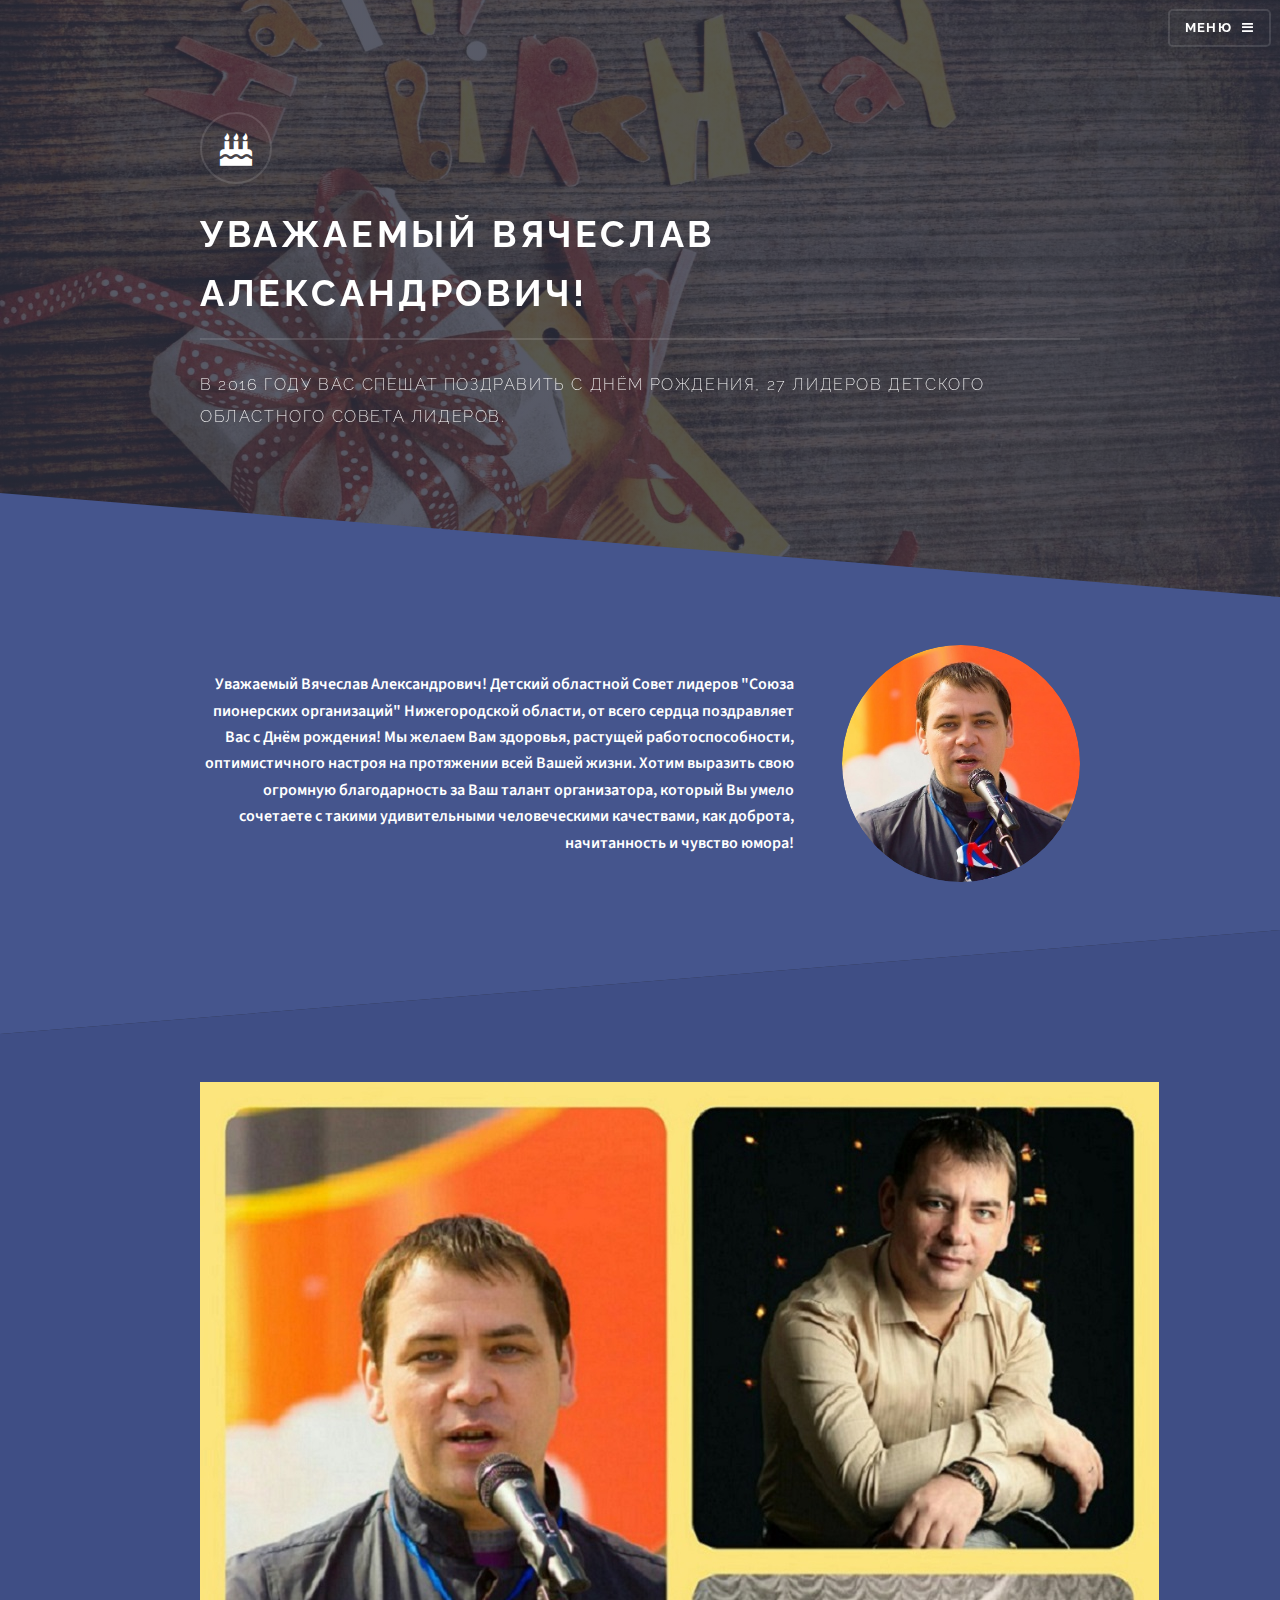
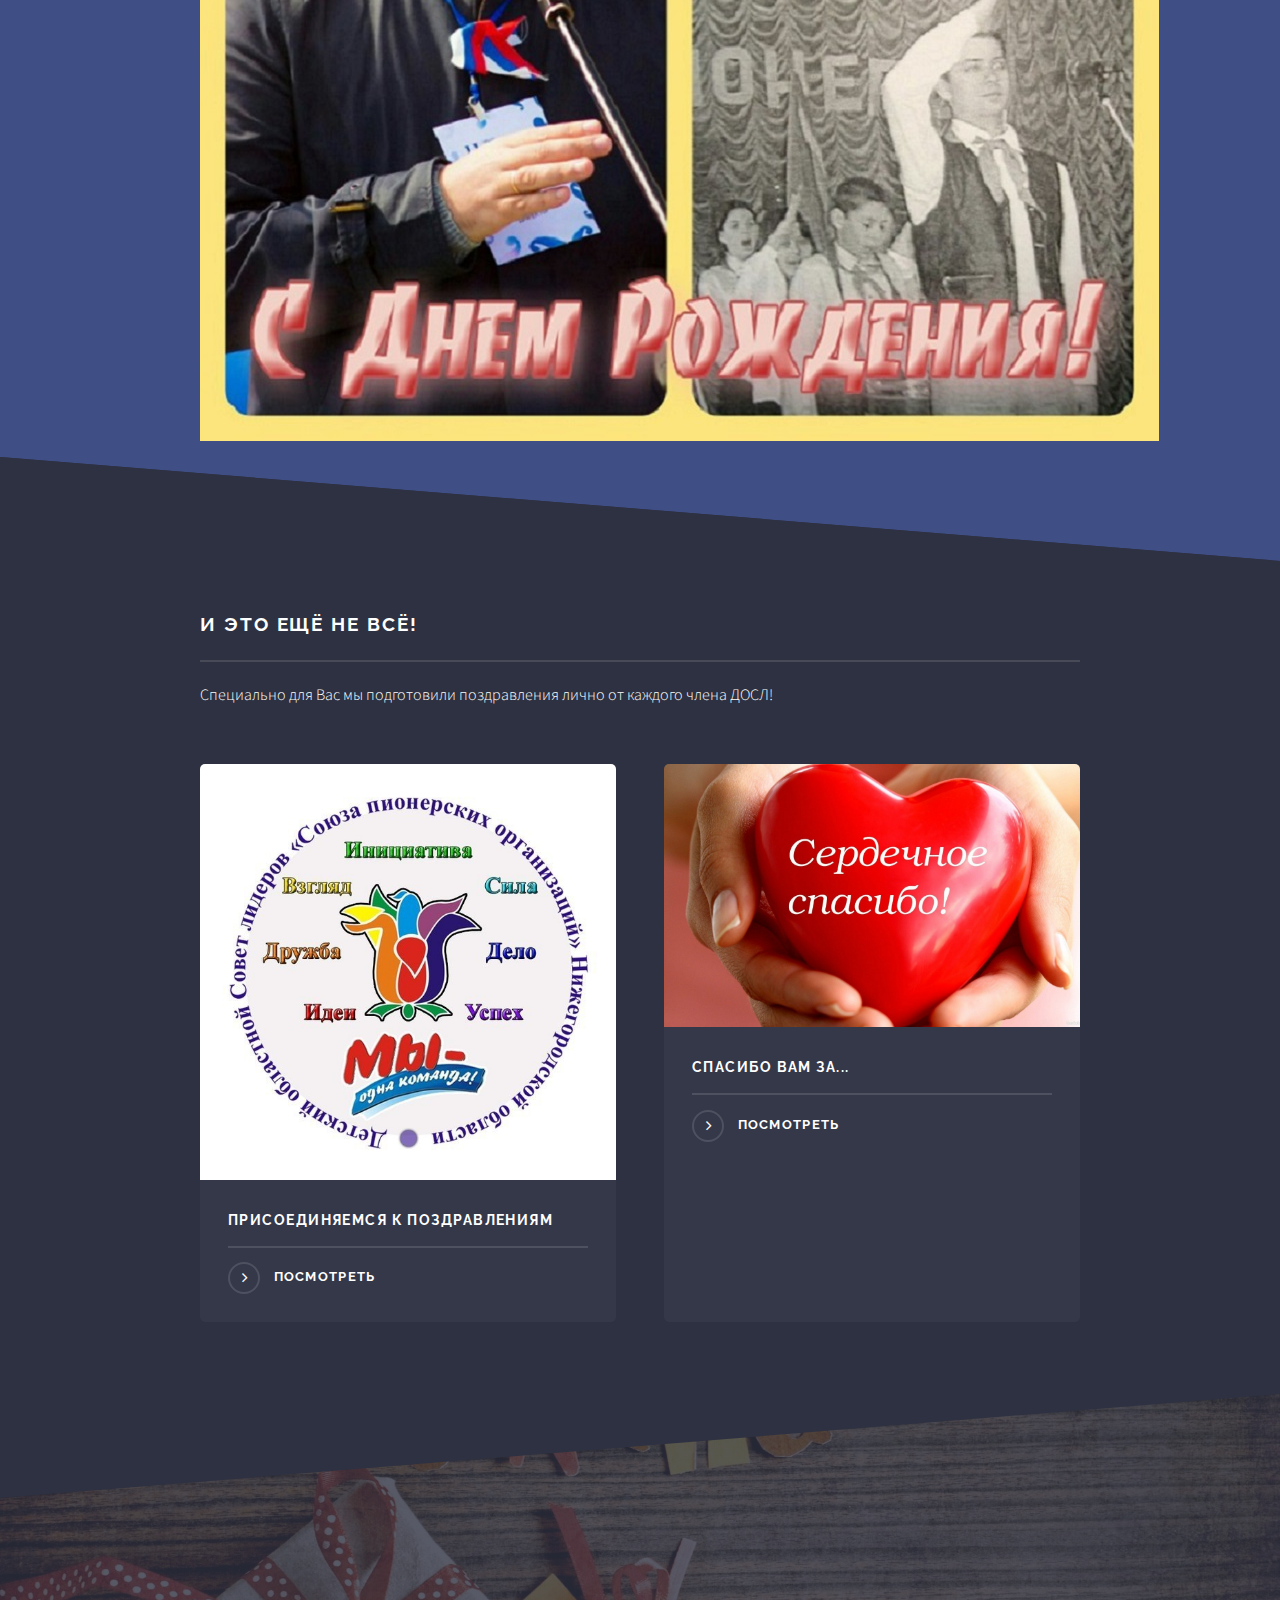
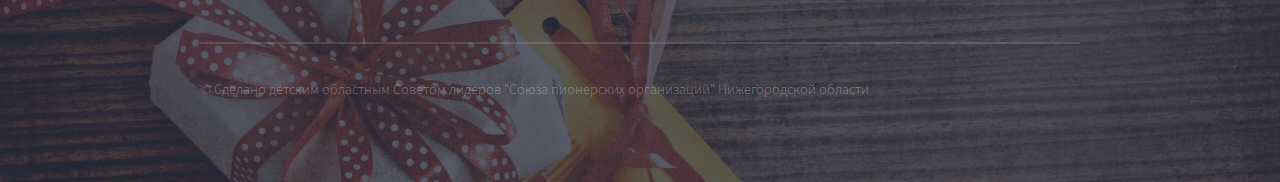
<file: index.html>
<!DOCTYPE HTML>

<html>
	<head>
		<title>С Днём рождения, Вячеслав Александрович!</title>
		<meta charset="utf-8" />
		<meta name="viewport" content="width=device-width, initial-scale=1" />
		<!--[if lte IE 8]><script src="assets/js/ie/html5shiv.js"></script><![endif]-->
		<link rel="stylesheet" href="assets/css/main.css" />
        <link rel="icon" href="icon.ico" type="image/x-icon" />
<link rel="shortcut icon" href="icon.ico" type="image/x-icon" />
		<!--[if lte IE 9]><link rel="stylesheet" href="assets/css/ie9.css" /><![endif]-->
		<!--[if lte IE 8]><link rel="stylesheet" href="assets/css/ie8.css" /><![endif]-->
        <style>
   .fig {
    text-align: center; /* Выравнивание по центру */ 
   }
  </style>
	</head>
	<body>

		<!-- Page Wrapper -->
			<div id="page-wrapper">

				<!-- Header -->
					<header id="header" class="alt">
						<h1><a href="index.html">Подарок от ДОСЛ</a></h1>
						<nav>
							<a href="#menu">Меню</a>
						</nav>
					</header>

				<!-- Menu -->
					<nav id="menu">
						<div class="inner">
							<h2>Меню</h2>
							<ul class="links">
								<li><a href="index.html">Главная</a></li>
								<li><a href="pozdrav.html">Поздравления</a></li>
								<li><a href="spasibo.html">Спасибо Вам за...</a></li>
								
							</ul>
							<a href="#" class="close">Закрыть</a>
						</div>
					</nav>

				<!-- Banner -->
					<section id="banner">
						<div class="inner">
							<div class="logo"><span class="icon  fa-birthday-cake"></span></div>
							<h2>Уважаемый Вячеслав Александрович!</h2>
							<p> В 2016 году вас спешат поздравить с Днём Рождения, 27 лидеров детского областного Совета лидеров.</p>
						</div>
					</section>

				<!-- Wrapper -->
					<section id="wrapper">

					
						<!-- Two -->
							<section id="two" class="wrapper alt spotlight style2">
								<div class="inner">
									<a href="#" class="image"><img src="images/pic2.jpg" alt="" /></a>
									<div class="content">
										
                                        <p><strong>Уважаемый Вячеслав Александрович! Детский областной Совет лидеров "Союза пионерских организаций" Нижегородской области, от всего сердца поздравляет Вас с Днём рождения! Мы желаем Вам здоровья, растущей работоспособности, оптимистичного настроя на протяжении всей Вашей жизни. Хотим выразить свою огромную благодарность за Ваш талант организатора, который Вы умело сочетаете с такими удивительными человеческими качествами, как доброта, начитанность и чувство юмора!</strong></p>
				
									</div>						
								</div>
							</section>

						<!-- Three -->
							<section id="three" class="wrapper spotlight style3">
								<div class="inner">
                                    
									
									<div class="fig">
										<a><img  src= "images/eO0jFcogRXg.jpg" class="center-image"></a>
									</div>
								</div>
							</section>

						<!-- Four -->
							<section id="four" class="wrapper alt style1">
								<div class="inner">
									<h2 class="major">И это ещё не всё!</h2>
									<p>Специально для Вас мы подготовили поздравления лично от каждого члена ДОСЛ!</p>
									<section class="features">
										<article>
											<a href="pozdrav.html" class="image"><img src="images/%D0%B4%D0%BE%D1%81%D0%BB.jpg" alt="" /></a>
											<h3 class="major">Присоединяемся к поздравлениям</h3>
											
											<a href="pozdrav.html" class="special">Посмотреть</a>
										</article>
										<article>
											<a href="spasibo.html" class="image"><img src="images/%D1%81%D0%BF%D1%81.jpg" alt="" /></a>
											<h3 class="major">Спасибо вам за...</h3>
											
											<a href="spasibo.html" class="special">Посмотреть</a>
										</article>
										
									</section>
									
								</div>
							</section>

					</section>

				<!-- Footer -->
					<section id="footer">
						<div class="inner">
							
							<ul class="copyright">
								<li>&copy; Сделано детским областным Советом лидеров "Союза пионерских организаций" Нижегородской области</li>
							</ul>
						</div>
					</section>

			</div>

		<!-- Scripts -->
			<script src="assets/js/skel.min.js"></script>
			<script src="assets/js/jquery.min.js"></script>
			<script src="assets/js/jquery.scrollex.min.js"></script>
			<script src="assets/js/util.js"></script>
			<!--[if lte IE 8]><script src="assets/js/ie/respond.min.js"></script><![endif]-->
			<script src="assets/js/main.js"></script>

	</body>
</html>
</file>
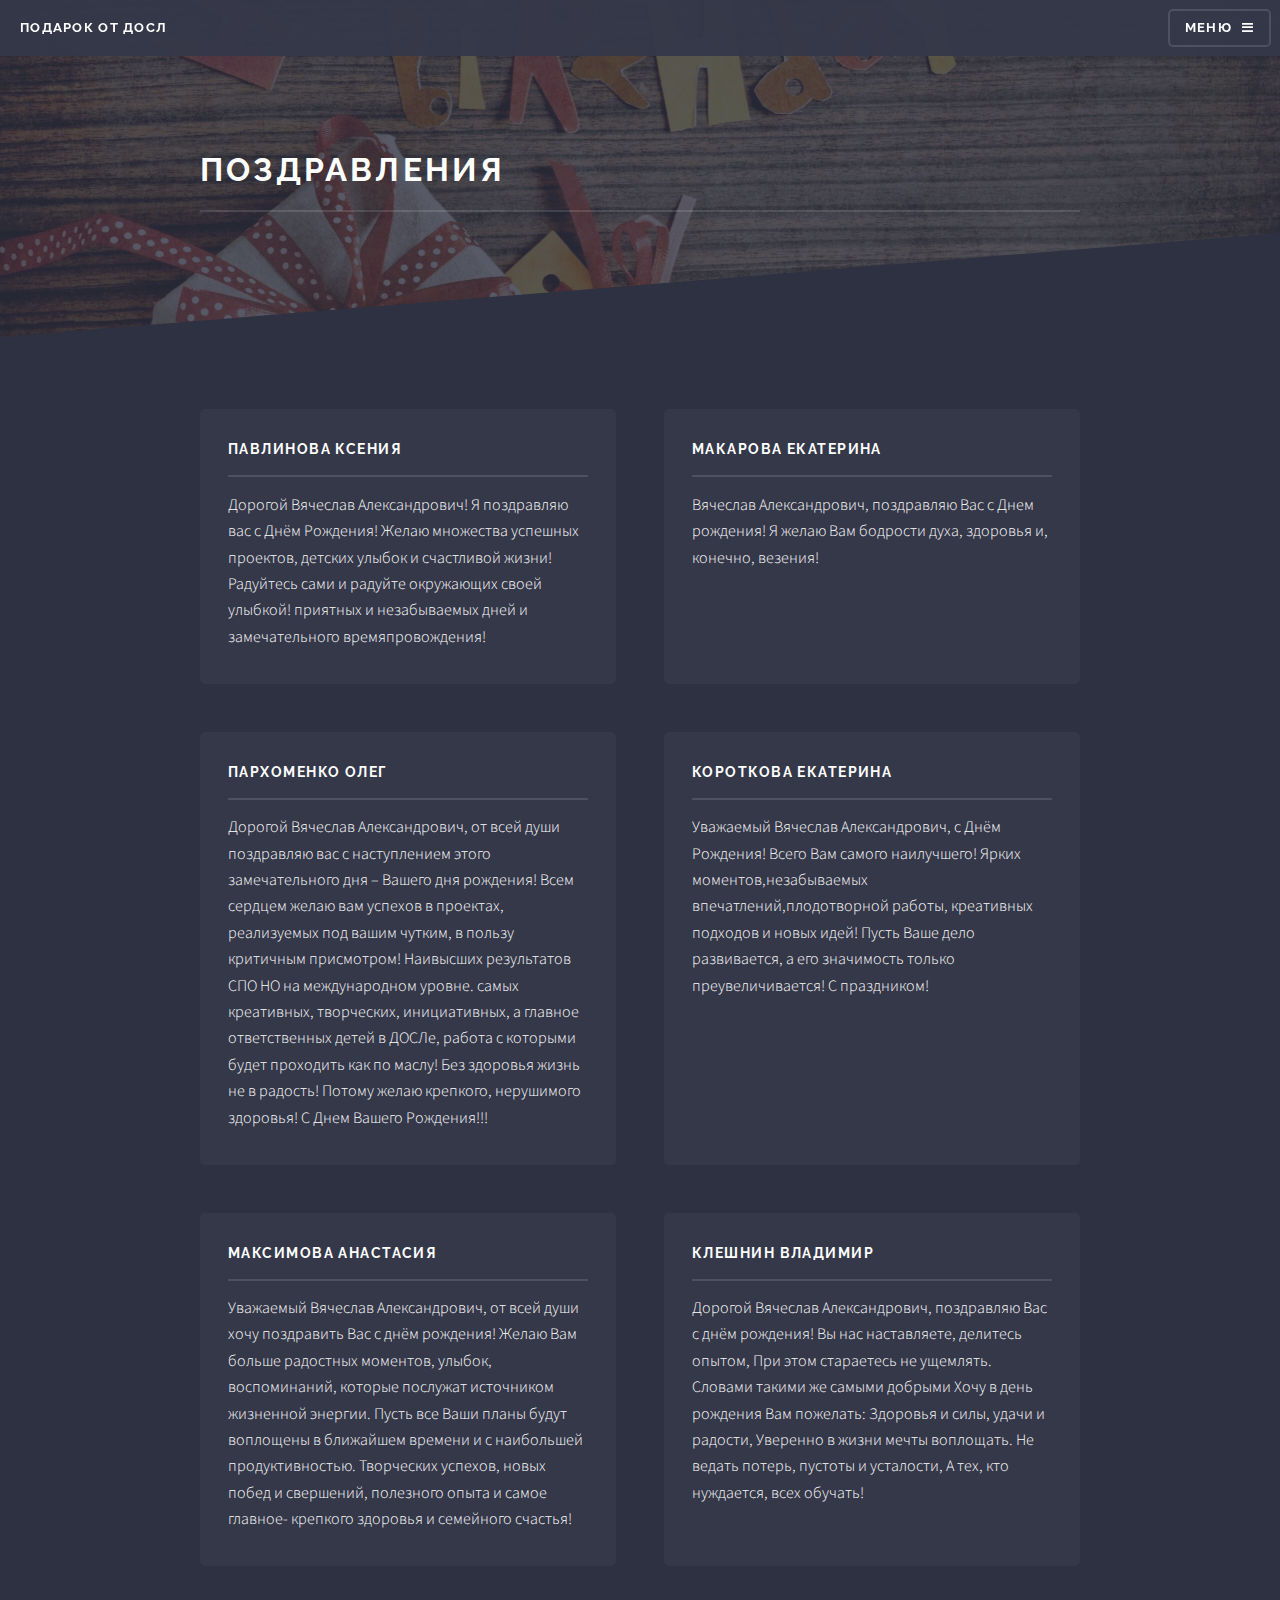
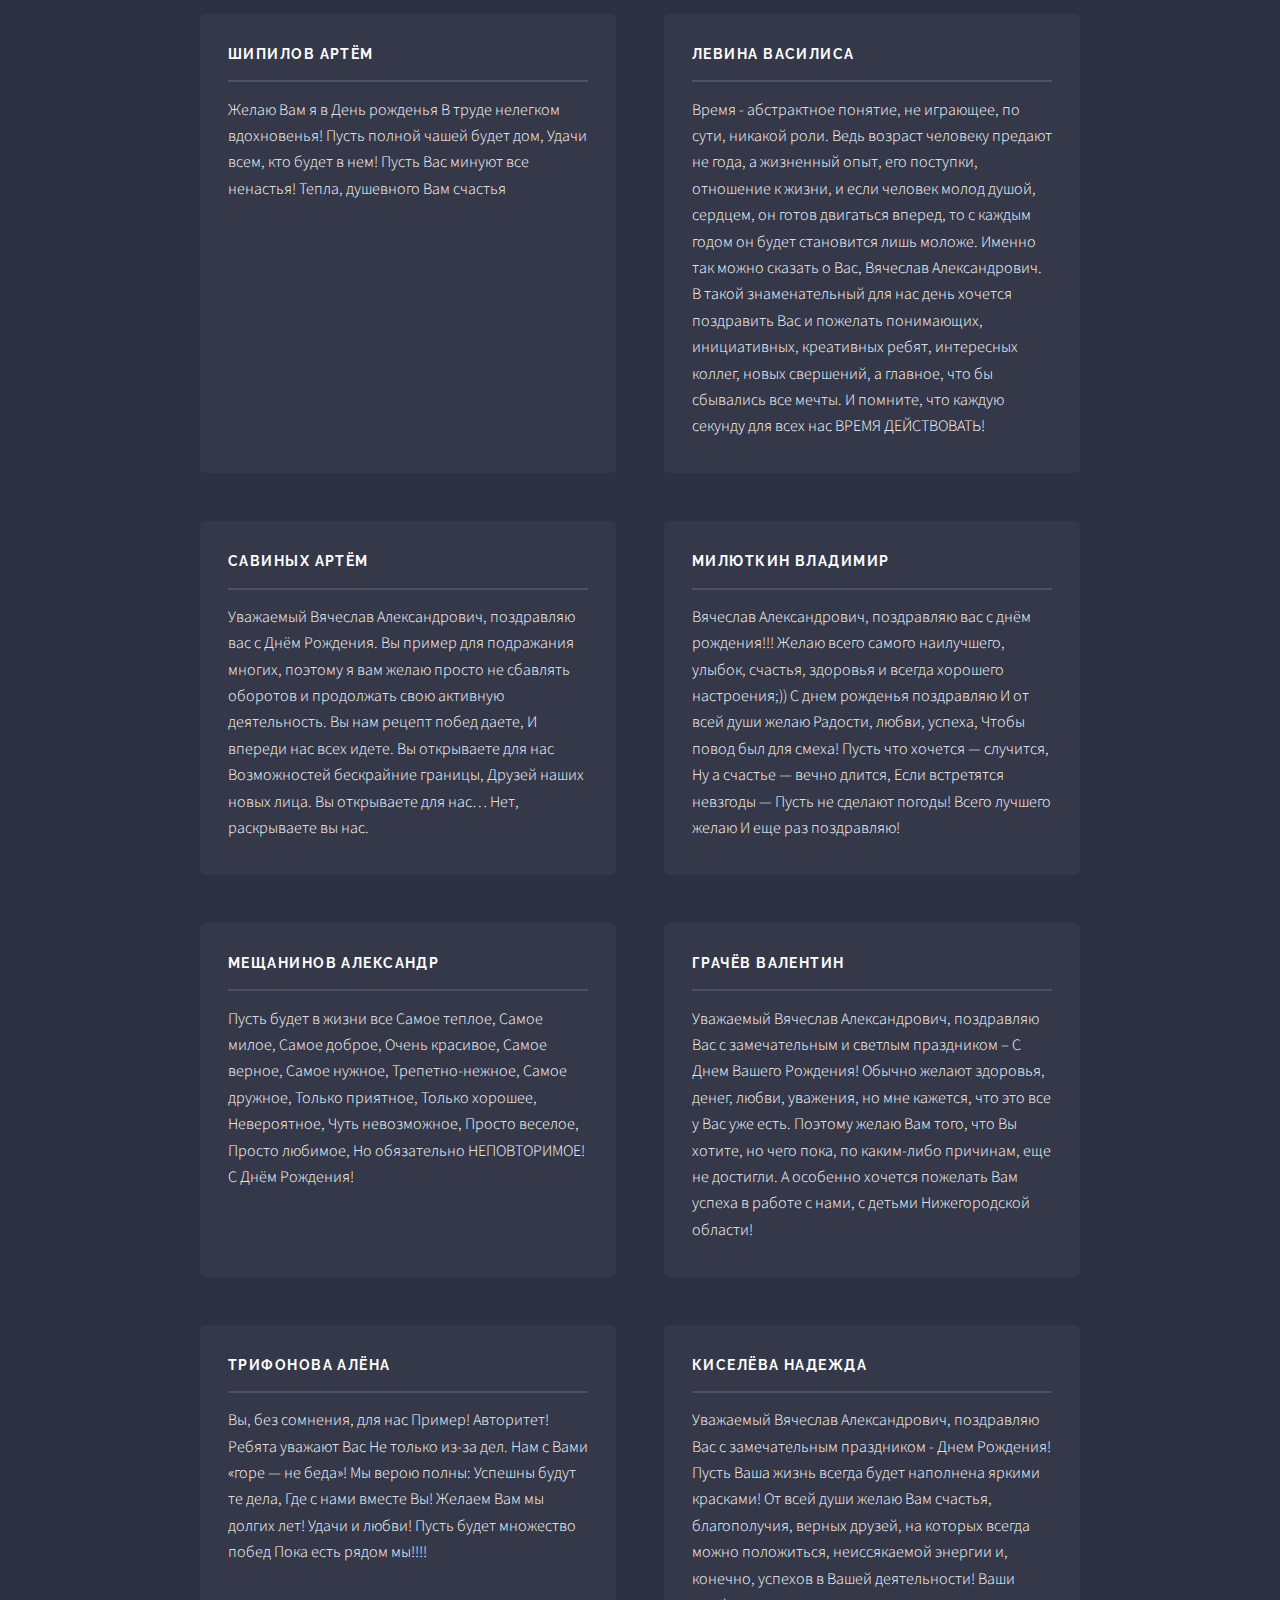
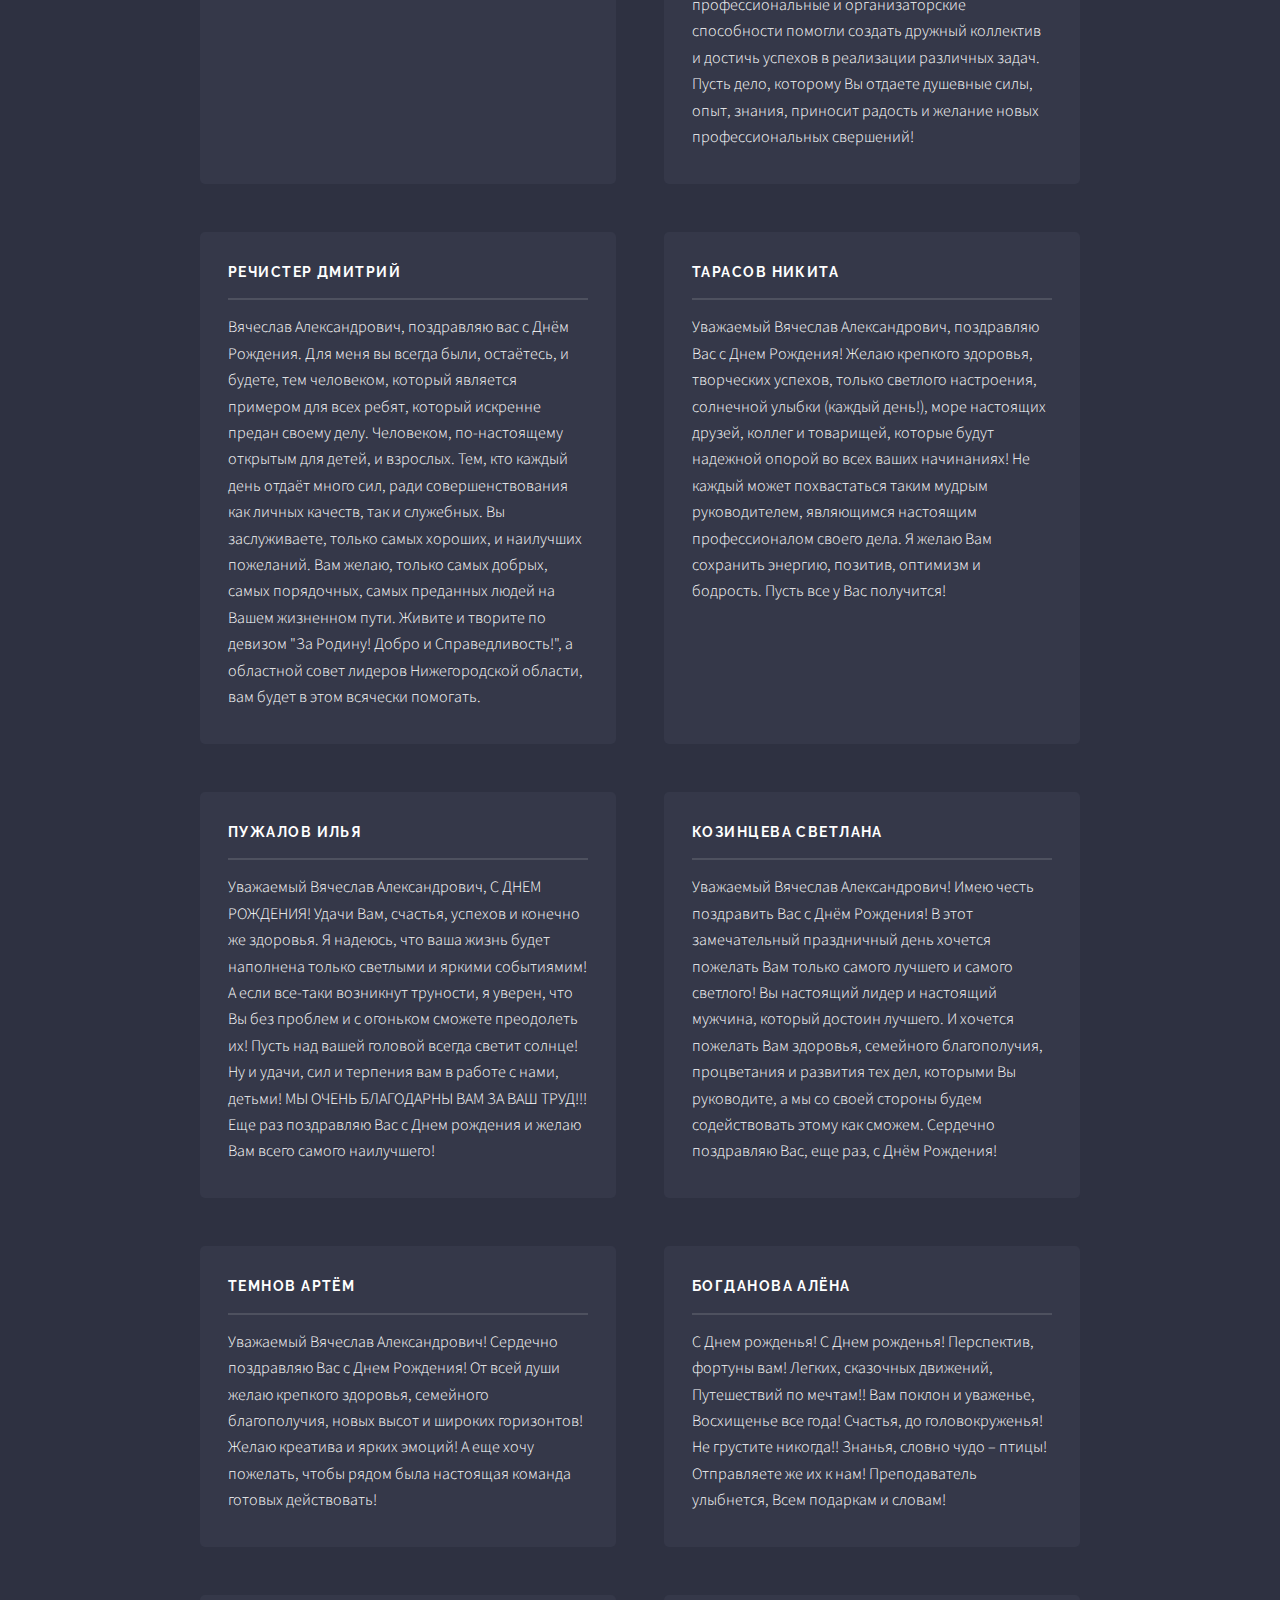
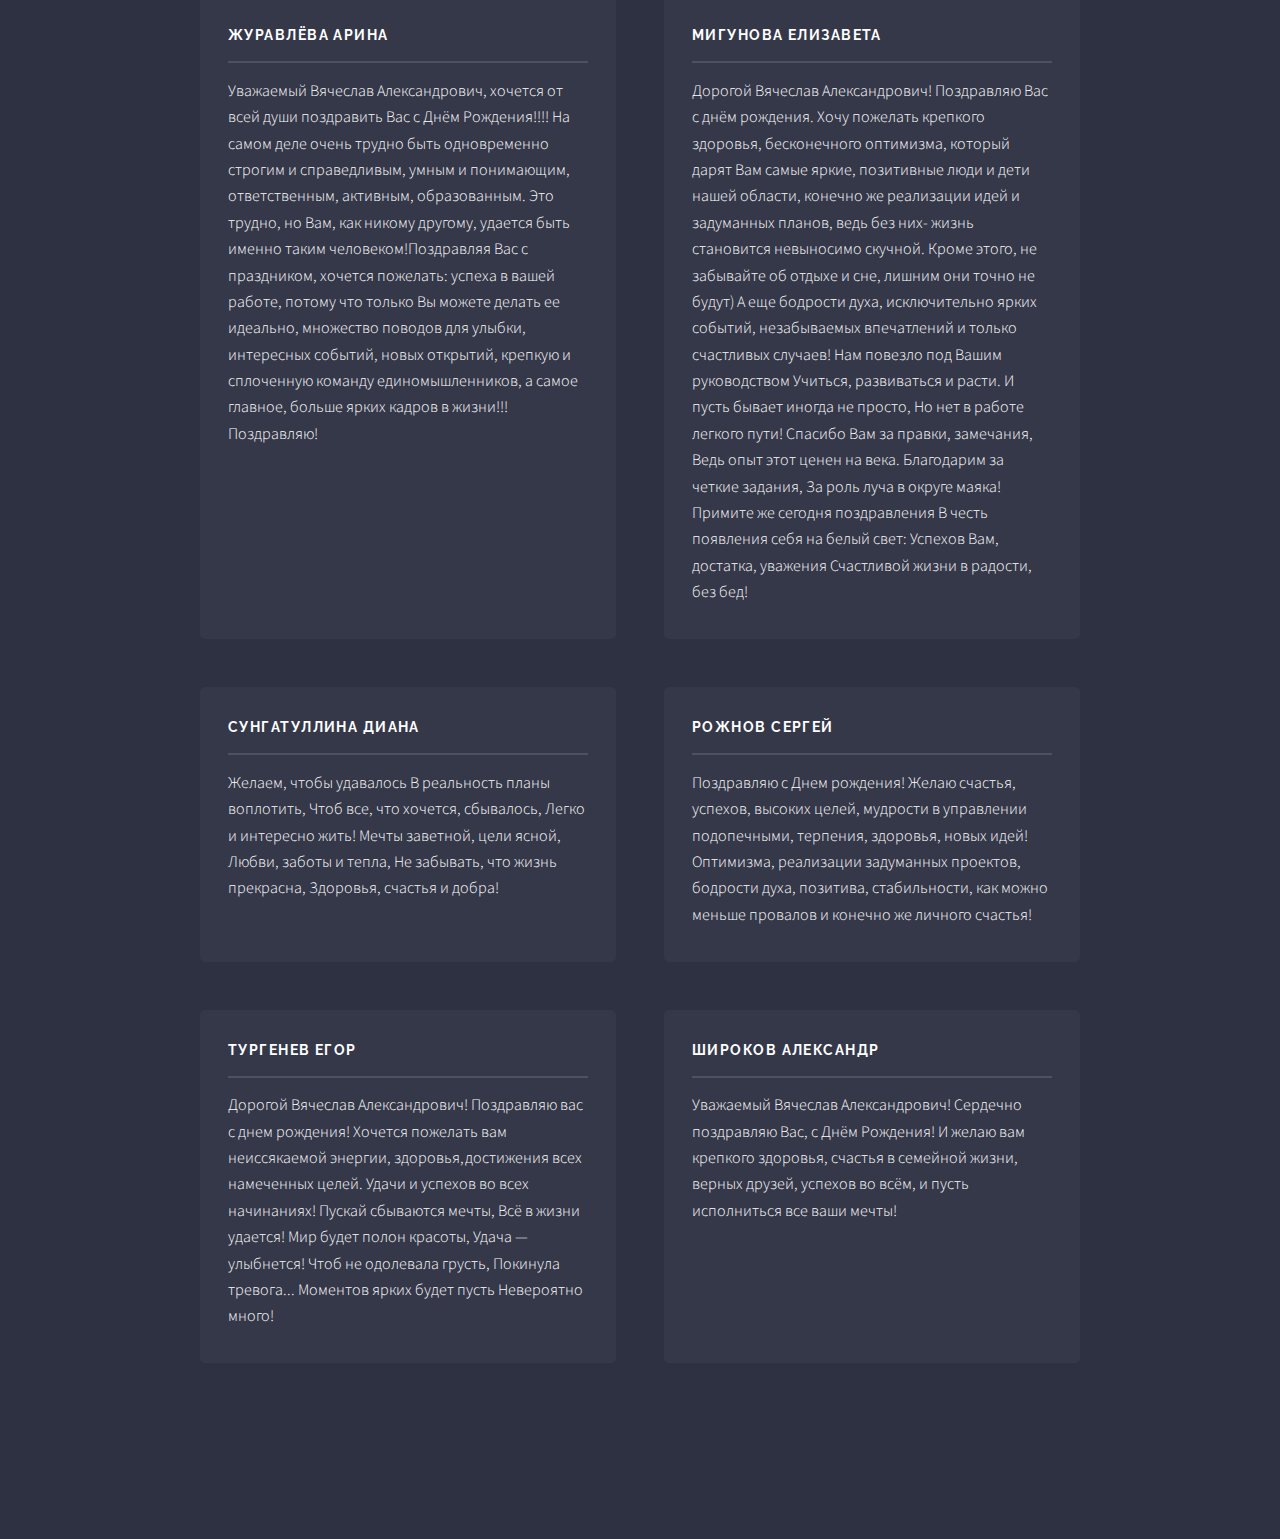
<file: pozdrav.html>
<!DOCTYPE HTML>
<!--
	Solid State by HTML5 UP
	html5up.net | @ajlkn
	Free for personal and commercial use under the CCA 3.0 license (html5up.net/license)
-->
<html>
	<head>
		<title>Поздравления</title>
		<meta charset="utf-8" />
		<meta name="viewport" content="width=device-width, initial-scale=1" />
		<!--[if lte IE 8]><script src="assets/js/ie/html5shiv.js"></script><![endif]-->
		<link rel="stylesheet" href="assets/css/main.css" />
		<!--[if lte IE 9]><link rel="stylesheet" href="assets/css/ie9.css" /><![endif]-->
		<!--[if lte IE 8]><link rel="stylesheet" href="assets/css/ie8.css" /><![endif]-->
        <link rel="icon" href="icon.ico" type="image/x-icon" />
<link rel="shortcut icon" href="icon.ico" type="image/x-icon" />
	</head>
	<body>

		<!-- Page Wrapper -->
			<div id="page-wrapper">

				<!-- Header -->
					<header id="header">
						<h1><a href="index.html">Подарок от ДОСЛ</a></h1>
						<nav>
							<a href="#menu">Меню</a>
						</nav>
					</header>

				<!-- Menu -->
					<nav id="menu">
						<div class="inner">
							<h2>Меню</h2>
							<ul class="links">
								<li><a href="index.html">Главная</a></li>
								<li><a href="pozdrav.html">Поздравления</a></li>
								<li><a href="spasibo.html">Спасибо Вам за...</a></li>
								
							</ul>
							<a href="#" class="close">Закрыть</a>
						</div>
					</nav>

				<!-- Wrapper -->
					<section id="wrapper">
						<header>
							<div class="inner">
								<h2>Поздравления</h2>
								
							</div>
						</header>

						<!-- Content -->
							<div class="wrapper">
								<div class="inner">
                                    <section class="features">
<article>
									<h3 class="major">Павлинова Ксения</h3>
									<p>Дорогой Вячеслав Александрович! Я поздравляю вас с Днём Рождения! Желаю множества успешных проектов, детских улыбок и счастливой жизни! Радуйтесь сами и радуйте окружающих своей улыбкой!
приятных и незабываемых дней и замечательного времяпровождения!
    </p></article>

									
										<article>
								
											<h3 class="major">Макарова Екатерина</h3>
											<p>Вячеслав Александрович, поздравляю Вас с Днем рождения! 
                   Я желаю Вам бодрости духа, здоровья и, конечно, везения!
</p>
											
										</article>
										<article>
											
											<h3 class="major">Пархоменко Олег</h3>
											<p>Дорогой Вячеслав Александрович, от всей души поздравляю вас с наступлением этого замечательного дня – Вашего дня рождения! Всем сердцем желаю вам успехов в проектах, реализуемых под вашим чутким, в пользу критичным присмотром! Наивысших результатов СПО НО на международном уровне. самых креативных, творческих, инициативных, а главное ответственных детей в ДОСЛе, работа с которыми будет проходить как по маслу! Без здоровья жизнь не в радость! Потому желаю крепкого, нерушимого здоровья! С Днем Вашего Рождения!!!</p>
											
										</article>
                                        <article>
											
											<h3 class="major">Короткова Екатерина</h3>
											<p>Уважаемый Вячеслав Александрович, с Днём Рождения! Всего Вам самого наилучшего! Ярких моментов,незабываемых впечатлений,плодотворной работы, креативных подходов и новых идей! Пусть Ваше дело развивается, а его значимость только преувеличивается! С праздником!</p>
											
										</article>
                                        <article>
											
											<h3 class="major">Максимова Анастасия</h3>
											<p>Уважаемый Вячеслав Александрович, от всей души хочу поздравить Вас с днём рождения! Желаю Вам больше радостных моментов, улыбок, воспоминаний, которые послужат источником жизненной энергии. Пусть все Ваши планы будут воплощены в ближайшем времени и с наибольшей продуктивностью.
Творческих успехов, новых побед и свершений, полезного опыта и самое главное- крепкого здоровья и семейного счастья!
</p>
											
										</article>
                                        <article>
											
											<h3 class="major">Клешнин Владимир</h3>
											<p>Дорогой Вячеслав Александрович, поздравляю Вас с днём рождения!

Вы нас наставляете, делитесь опытом,
При этом стараетесь не ущемлять.
Словами такими же самыми добрыми
Хочу в день рождения Вам пожелать:

Здоровья и силы, удачи и радости,
Уверенно в жизни мечты воплощать.
Не ведать потерь, пустоты и усталости,
А тех, кто нуждается, всех обучать!
</p>
											
										</article>
                                        <article>
											
											<h3 class="major">Шипилов Артём</h3>
											<p>Желаю Вам я в День рожденья
В труде нелегком вдохновенья!
Пусть полной чашей будет дом,
Удачи всем, кто будет в нем!
 Пусть Вас минуют все ненастья!
Тепла, душевного Вам счастья
</p>
											
										</article>
                                        <article>
											
											<h3 class="major">Левина Василиса</h3>
											<p>Время - абстрактное понятие, не играющее, по сути, никакой роли. Ведь возраст человеку предают не года, а жизненный опыт, его поступки, отношение к жизни, и если человек молод душой, сердцем, он готов двигаться вперед, то с каждым годом он будет становится лишь моложе. Именно так можно сказать о Вас, Вячеслав Александрович.
В такой знаменательный для нас день хочется поздравить Вас и пожелать понимающих, инициативных, креативных ребят, интересных коллег, новых свершений, а главное, что бы сбывались все мечты.
И помните, что каждую секунду для всех нас ВРЕМЯ ДЕЙСТВОВАТЬ!

</p>
											
										</article>
                                        <article>
											
											<h3 class="major">Савиных Артём</h3>
											<p>Уважаемый Вячеслав Александрович, поздравляю вас с Днём Рождения. Вы пример для подражания многих, поэтому я вам желаю просто не сбавлять оборотов и продолжать свою активную деятельность.
Вы нам рецепт побед даете,
И впереди нас всех идете.
Вы открываете для нас
Возможностей бескрайние границы,
Друзей наших новых лица.
Вы открываете для нас…
Нет, раскрываете вы нас.
</p>
											
										</article>
                                        <article>
											
											<h3 class="major">Милюткин Владимир</h3>
											<p>Вячеслав Александрович, поздравляю вас с днём рождения!!! Желаю всего самого наилучшего, улыбок, счастья, здоровья и всегда хорошего настроения;))

С днем рожденья поздравляю
И от всей души желаю
Радости, любви, успеха,
Чтобы повод был для смеха!

Пусть что хочется — случится,
Ну а счастье — вечно длится,
Если встретятся невзгоды —
Пусть не сделают погоды!

Всего лучшего желаю
И еще раз поздравляю!
</p>
											
										</article>
                                         <article>
											
											<h3 class="major">Мещанинов Александр</h3>
											<p>Пусть будет в жизни все
Самое теплое,
Самое милое,
Самое доброе,
Очень красивое,
Самое верное,
Самое нужное,
Трепетно-нежное,
Самое дружное,
Только приятное,
Только хорошее,
Невероятное,
Чуть невозможное,
Просто веселое,
Просто любимое,
Но обязательно
НЕПОВТОРИМОЕ!
С Днём Рождения!
</p>
											
										</article>
                                        <article>
											
											<h3 class="major">Грачёв Валентин</h3>
											<p>Уважаемый Вячеслав Александрович, поздравляю Вас с замечательным и светлым праздником – С Днем Вашего Рождения! Обычно желают здоровья, денег, любви, уважения, но мне кажется, что это все у Вас уже есть. Поэтому желаю Вам того, что Вы хотите, но чего пока, по каким-либо причинам, еще не достигли. А особенно хочется пожелать Вам успеха в работе с нами, с детьми Нижегородской области!</p>
											
										</article>
                                        <article>
											
											<h3 class="major">Трифонова Алёна</h3>
											<p>Вы, без сомнения, для нас 
Пример! Авторитет! 
Ребята уважают Вас 
Не только из-за дел. 

Нам с Вами «горе — не беда»! 
Мы верою полны:
Успешны будут те дела, 
Где с нами вместе Вы! 

Желаем Вам мы долгих лет!
Удачи и любви!
Пусть будет множество побед
Пока есть рядом мы!!!!
</p>
											
										</article>
                                        <article>
											
											<h3 class="major">Киселёва Надежда</h3>
											<p>Уважаемый Вячеслав Александрович, поздравляю Вас с замечательным праздником - Днем Рождения! Пусть Ваша жизнь всегда будет наполнена яркими красками! От всей души желаю Вам счастья, благополучия, верных друзей, на которых всегда можно положиться, неиссякаемой энергии и, конечно, успехов в Вашей деятельности! Ваши профессиональные и организаторские способности помогли создать дружный коллектив и достичь успехов в реализации различных задач. Пусть дело, которому Вы отдаете душевные силы, опыт, знания, приносит радость и желание новых профессиональных свершений! </p>
											
										</article>
                                        <article>
											
											<h3 class="major">Речистер Дмитрий</h3>
											<p>Вячеслав Александрович, поздравляю вас с Днём Рождения. Для меня вы всегда были, остаётесь, и будете, тем человеком, который является примером для всех ребят, который искренне предан своему делу.
Человеком, по-настоящему открытым для детей, и взрослых.
Тем, кто каждый день отдаёт много сил, ради совершенствования как личных качеств, так и служебных.
Вы заслуживаете, только самых хороших, и наилучших пожеланий. Вам желаю, только самых добрых, самых порядочных, самых преданных людей на Вашем жизненном пути.
Живите и творите по девизом "За Родину! Добро и Справедливость!", а областной совет лидеров Нижегородской области, вам будет в этом всячески помогать.
</p>
											
										</article>
                                        <article>
											
											<h3 class="major">Тарасов Никита</h3>
											<p>Уважаемый Вячеслав Александрович, поздравляю Вас с Днем Рождения!
Желаю крепкого здоровья, творческих успехов, только светлого настроения, солнечной улыбки (каждый день!), море настоящих друзей, коллег и товарищей, которые будут надежной опорой во всех ваших начинаниях! Не каждый может похвастаться таким мудрым руководителем, являющимся настоящим профессионалом своего дела. Я желаю Вам сохранить энергию, позитив, оптимизм и бодрость. Пусть все у Вас получится!  
</p>
											
										</article>
                                         <article>
											
											<h3 class="major">Пужалов Илья</h3>
											<p>Уважаемый Вячеслав Александрович,  С ДНЕМ РОЖДЕНИЯ! Удачи Вам, счастья, успехов и конечно же здоровья. Я надеюсь, что ваша жизнь будет  наполнена только светлыми и яркими событиямим! А если все-таки возникнут труности, я уверен, что Вы без проблем и с огоньком сможете преодолеть их! Пусть над вашей головой всегда светит солнце! Ну и удачи, сил и терпения вам в работе с нами, детьми! МЫ ОЧЕНЬ БЛАГОДАРНЫ ВАМ ЗА ВАШ ТРУД!!! Еще раз поздравляю Вас с Днем рождения и желаю Вам всего самого наилучшего!</p>
											
										</article>
                                        <article>
											
											<h3 class="major">Козинцева Светлана</h3>
											<p>Уважаемый Вячеслав Александрович! Имею честь поздравить Вас с Днём Рождения! В этот замечательный праздничный день хочется пожелать Вам только самого лучшего и самого светлого! Вы настоящий лидер и настоящий мужчина, который достоин лучшего. И хочется пожелать Вам здоровья, семейного благополучия, процветания и развития тех дел, которыми Вы руководите, а мы со своей стороны будем содействовать этому как сможем.
Сердечно поздравляю Вас, еще раз, с Днём Рождения!
</p>
											
										</article>
                                        <article>
											
											<h3 class="major">Темнов Артём</h3>
											<p>Уважаемый Вячеслав Александрович!
Сердечно поздравляю Вас с Днем Рождения!
От всей души желаю крепкого здоровья, семейного благополучия, новых высот и широких горизонтов! Желаю креатива и ярких эмоций! А еще хочу пожелать, чтобы рядом была настоящая команда готовых действовать!
</p>
											
										</article>
                                        <article>
											
											<h3 class="major">Богданова Алёна</h3>
											<p>С Днем рожденья! С Днем рожденья!
Перспектив, фортуны вам!
Легких, сказочных движений,
Путешествий по мечтам!!

Вам поклон и уваженье,
Восхищенье все года!
Счастья, до головокруженья!
Не грустите никогда!!

Знанья, словно чудо – птицы!
Отправляете же их к нам!
Преподаватель улыбнется,
Всем подаркам и словам!
</p>
											
										</article>
                                        <article>
											
											<h3 class="major">Журавлёва Арина</h3>
											<p>Уважаемый Вячеслав Александрович, хочется от всей души поздравить Вас с Днём Рождения!!!! На самом деле очень трудно быть одновременно строгим и справедливым, умным и понимающим, ответственным, активным, образованным. Это трудно, но Вам, как никому другому, удается быть именно таким человеком!Поздравляя Вас с праздником, хочется пожелать: успеха в вашей работе, потому что только Вы можете делать ее идеально, множество поводов для улыбки, интересных событий, новых открытий, крепкую и сплоченную команду единомышленников, а самое главное, больше ярких кадров в жизни!!! Поздравляю!</p>
											
										</article>
                                        <article>
											
											<h3 class="major">Мигунова Елизавета</h3>
											<p>Дорогой Вячеслав Александрович! Поздравляю Вас с днём рождения. Хочу пожелать крепкого здоровья, бесконечного оптимизма, который дарят Вам самые яркие, позитивные люди и дети нашей области, конечно же реализации идей и задуманных планов, ведь без них- жизнь становится невыносимо скучной. Кроме этого, не забывайте об отдыхе и сне, лишним они точно не будут) А еще бодрости духа, исключительно ярких событий, незабываемых впечатлений и только счастливых случаев!

Нам повезло под Вашим руководством
Учиться, развиваться и расти.
И пусть бывает иногда не просто,
Но нет в работе легкого пути!

Спасибо Вам за правки, замечания,
Ведь опыт этот ценен на века.
Благодарим за четкие задания,
За роль луча в округе маяка!

Примите же сегодня поздравления
В честь появления себя на белый свет:
Успехов Вам, достатка, уважения
Счастливой жизни в радости, без бед!
</p>
											
										</article>
                                         <article>
											
											<h3 class="major">Сунгатуллина Диана</h3>
											<p>Желаем, чтобы удавалось
В реальность планы воплотить,
Чтоб все, что хочется, сбывалось,
Легко и интересно жить!
Мечты заветной, цели ясной,
Любви, заботы и тепла,
Не забывать, что жизнь прекрасна,
Здоровья, счастья и добра!
</p>
											
										</article>
                                        <article>
											
											<h3 class="major">Рожнов Сергей</h3>
											<p>Поздравляю с Днем рождения! Желаю счастья, успехов, высоких целей, мудрости в управлении подопечными, терпения, здоровья, новых идей! Оптимизма, реализации задуманных проектов, бодрости духа, позитива, стабильности, как можно меньше провалов и конечно же личного счастья!</p>
											
										</article>
                                        <article>
											
											<h3 class="major">Тургенев Егор</h3>
											<p>Дорогой Вячеслав Александрович! Поздравляю вас с днем рождения! Хочется пожелать вам неиссякаемой энергии, здоровья,достижения всех намеченных целей. Удачи и успехов во всех начинаниях! 

Пускай сбываются мечты,
Всё в жизни удается!
Мир будет полон красоты,
Удача — улыбнется!
Чтоб не одолевала грусть,
Покинула тревога...
Моментов ярких будет пусть
Невероятно много!
</p>
											
										</article>
                                        <article>
											
											<h3 class="major">Широков Александр</h3>
											<p>Уважаемый Вячеслав Александрович! Сердечно поздравляю Вас, с Днём Рождения! И желаю вам крепкого здоровья, счастья в семейной жизни, верных друзей, успехов во всём, и пусть исполниться все ваши мечты!
											
										</article>
                                        
											
										
									</section>

								</div>
							</div>

					</section>

				<!-- Footer -->
					
			</div>

		<!-- Scripts -->
			<script src="assets/js/skel.min.js"></script>
			<script src="assets/js/jquery.min.js"></script>
			<script src="assets/js/jquery.scrollex.min.js"></script>
			<script src="assets/js/util.js"></script>
			<!--[if lte IE 8]><script src="assets/js/ie/respond.min.js"></script><![endif]-->
			<script src="assets/js/main.js"></script>

	</body>
</html>
</file>
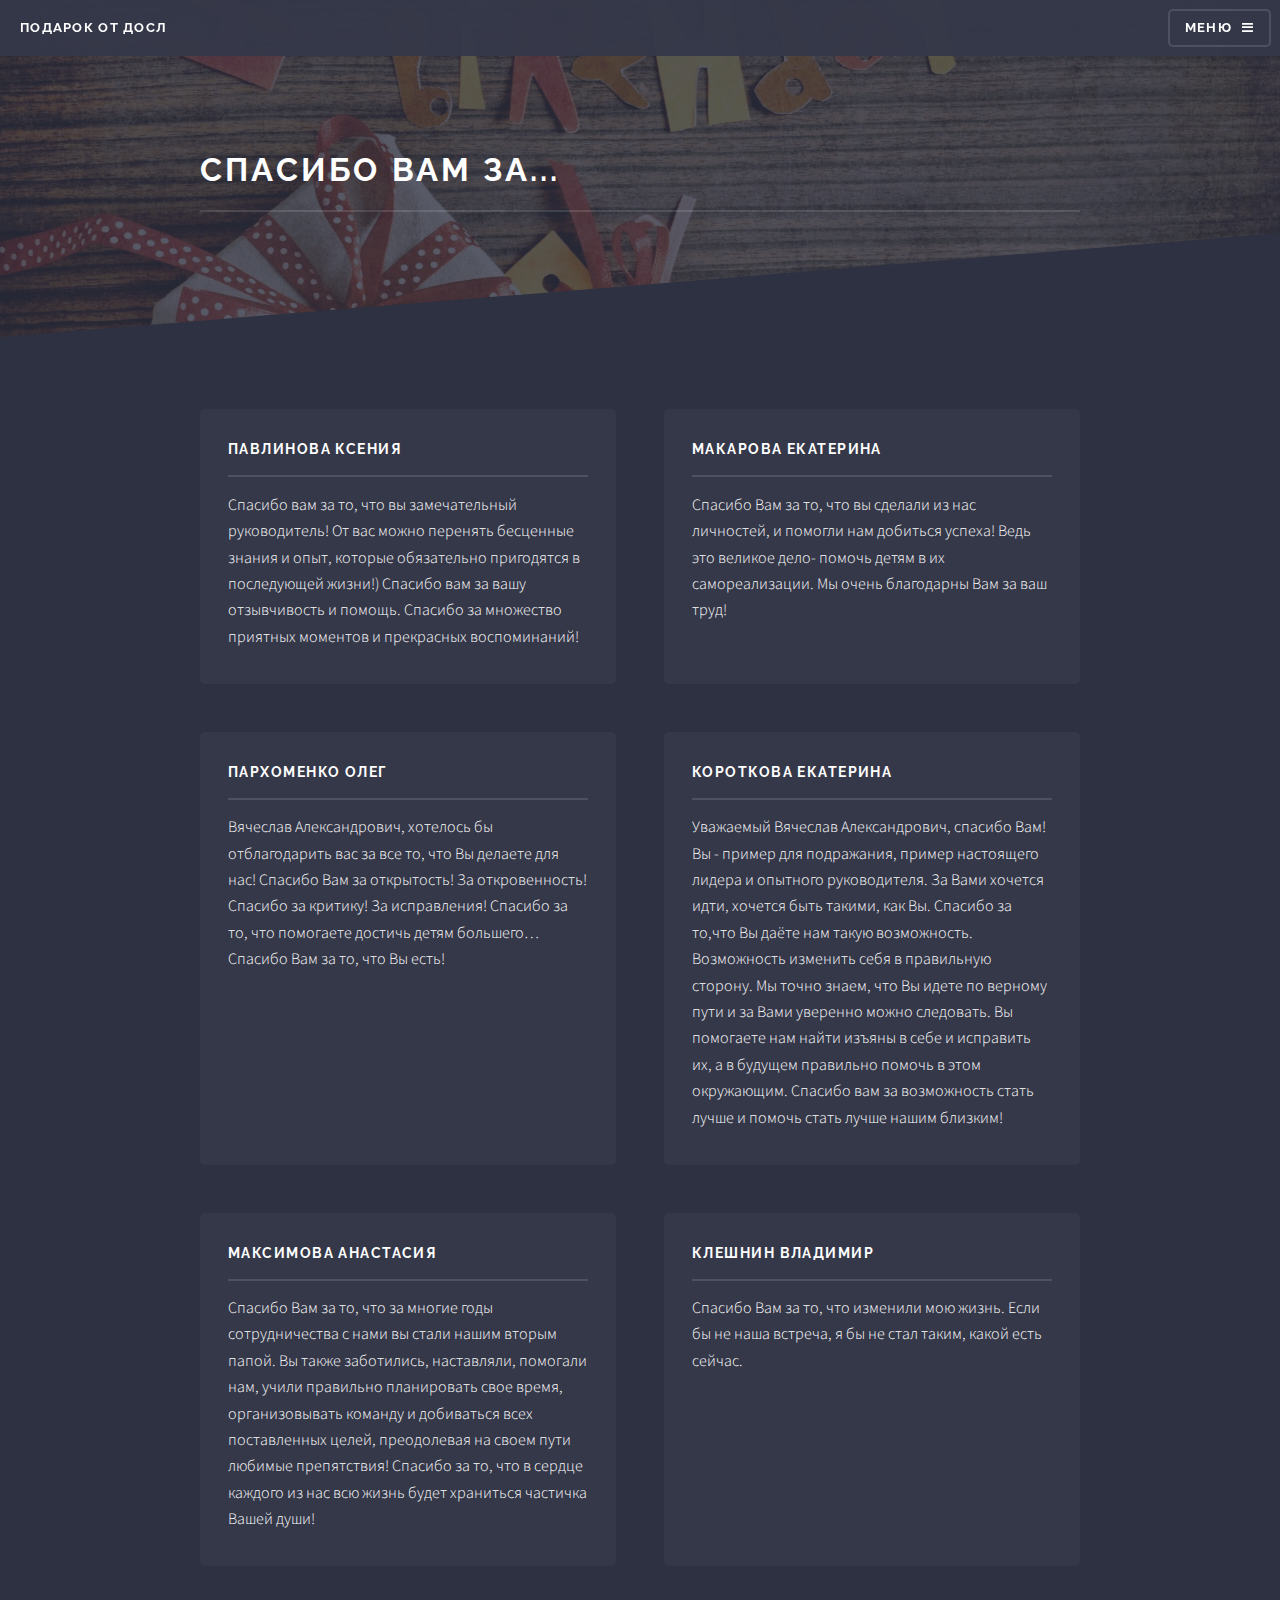
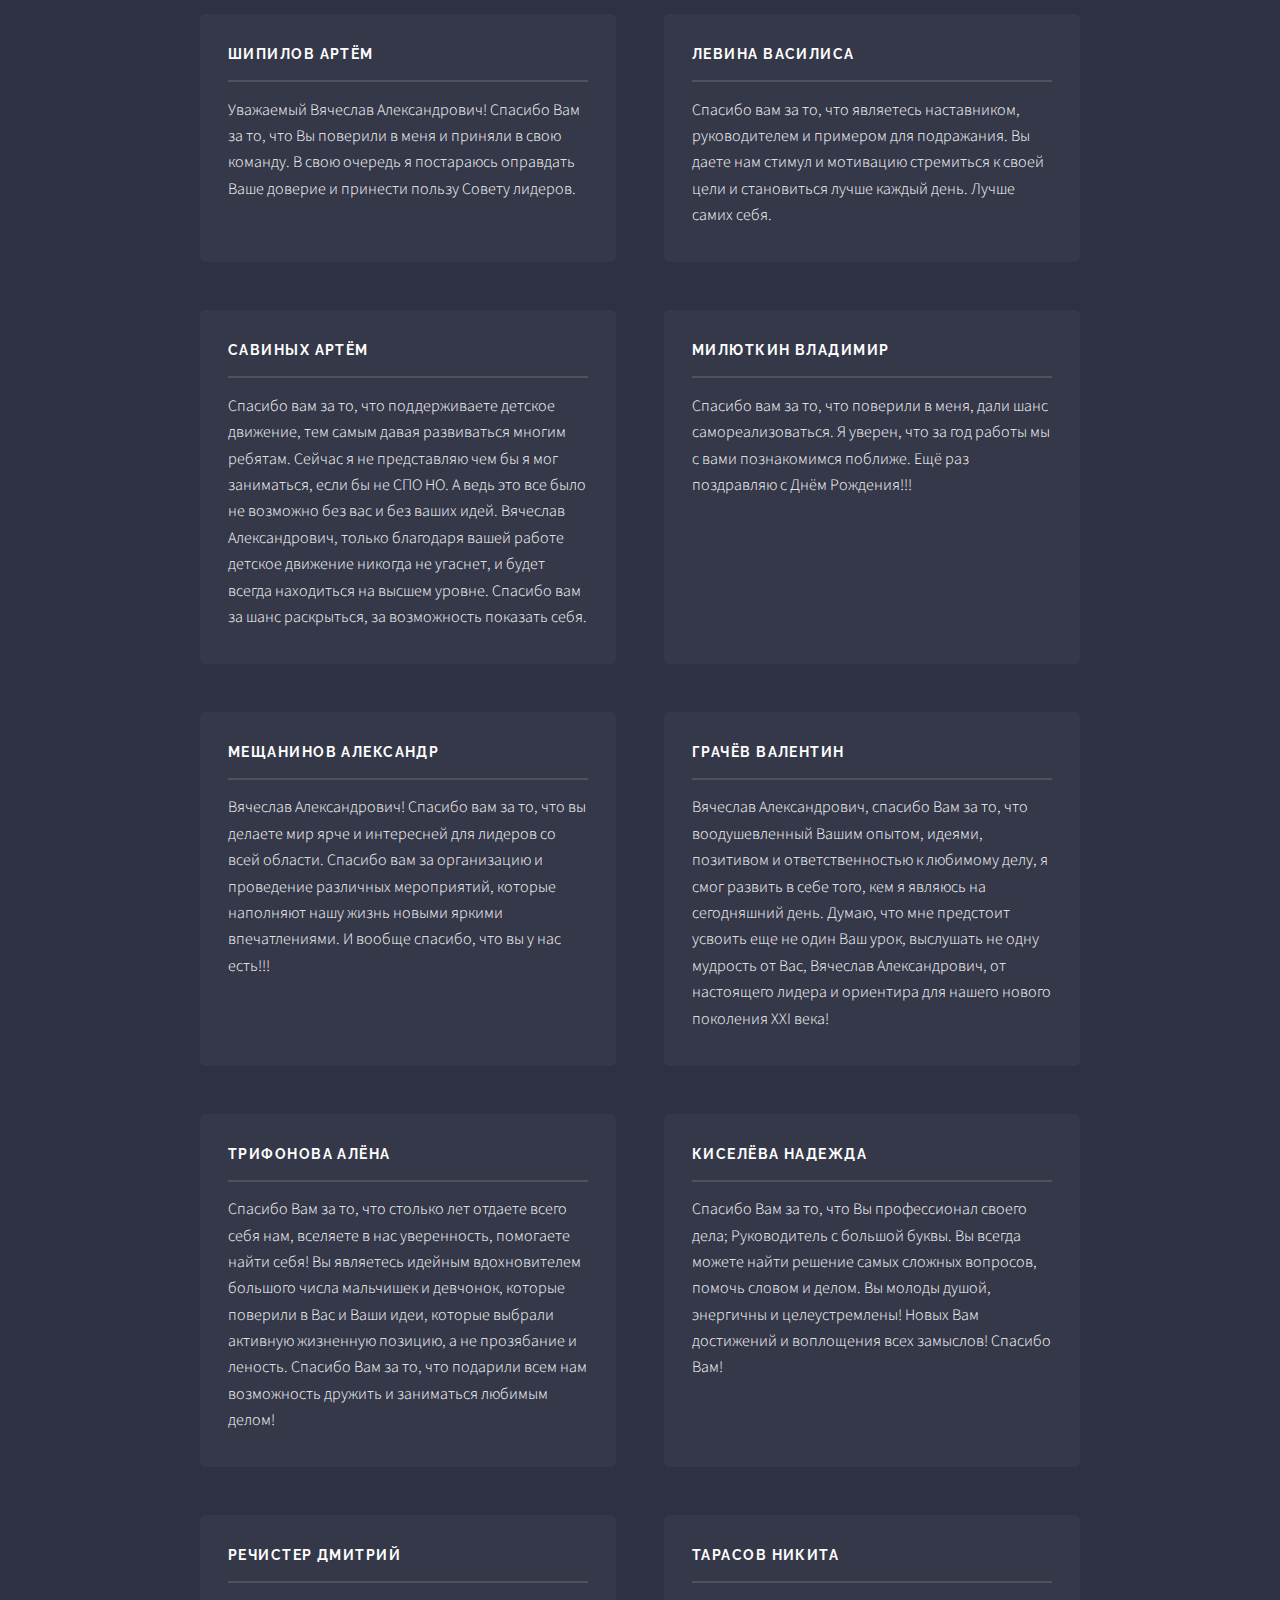
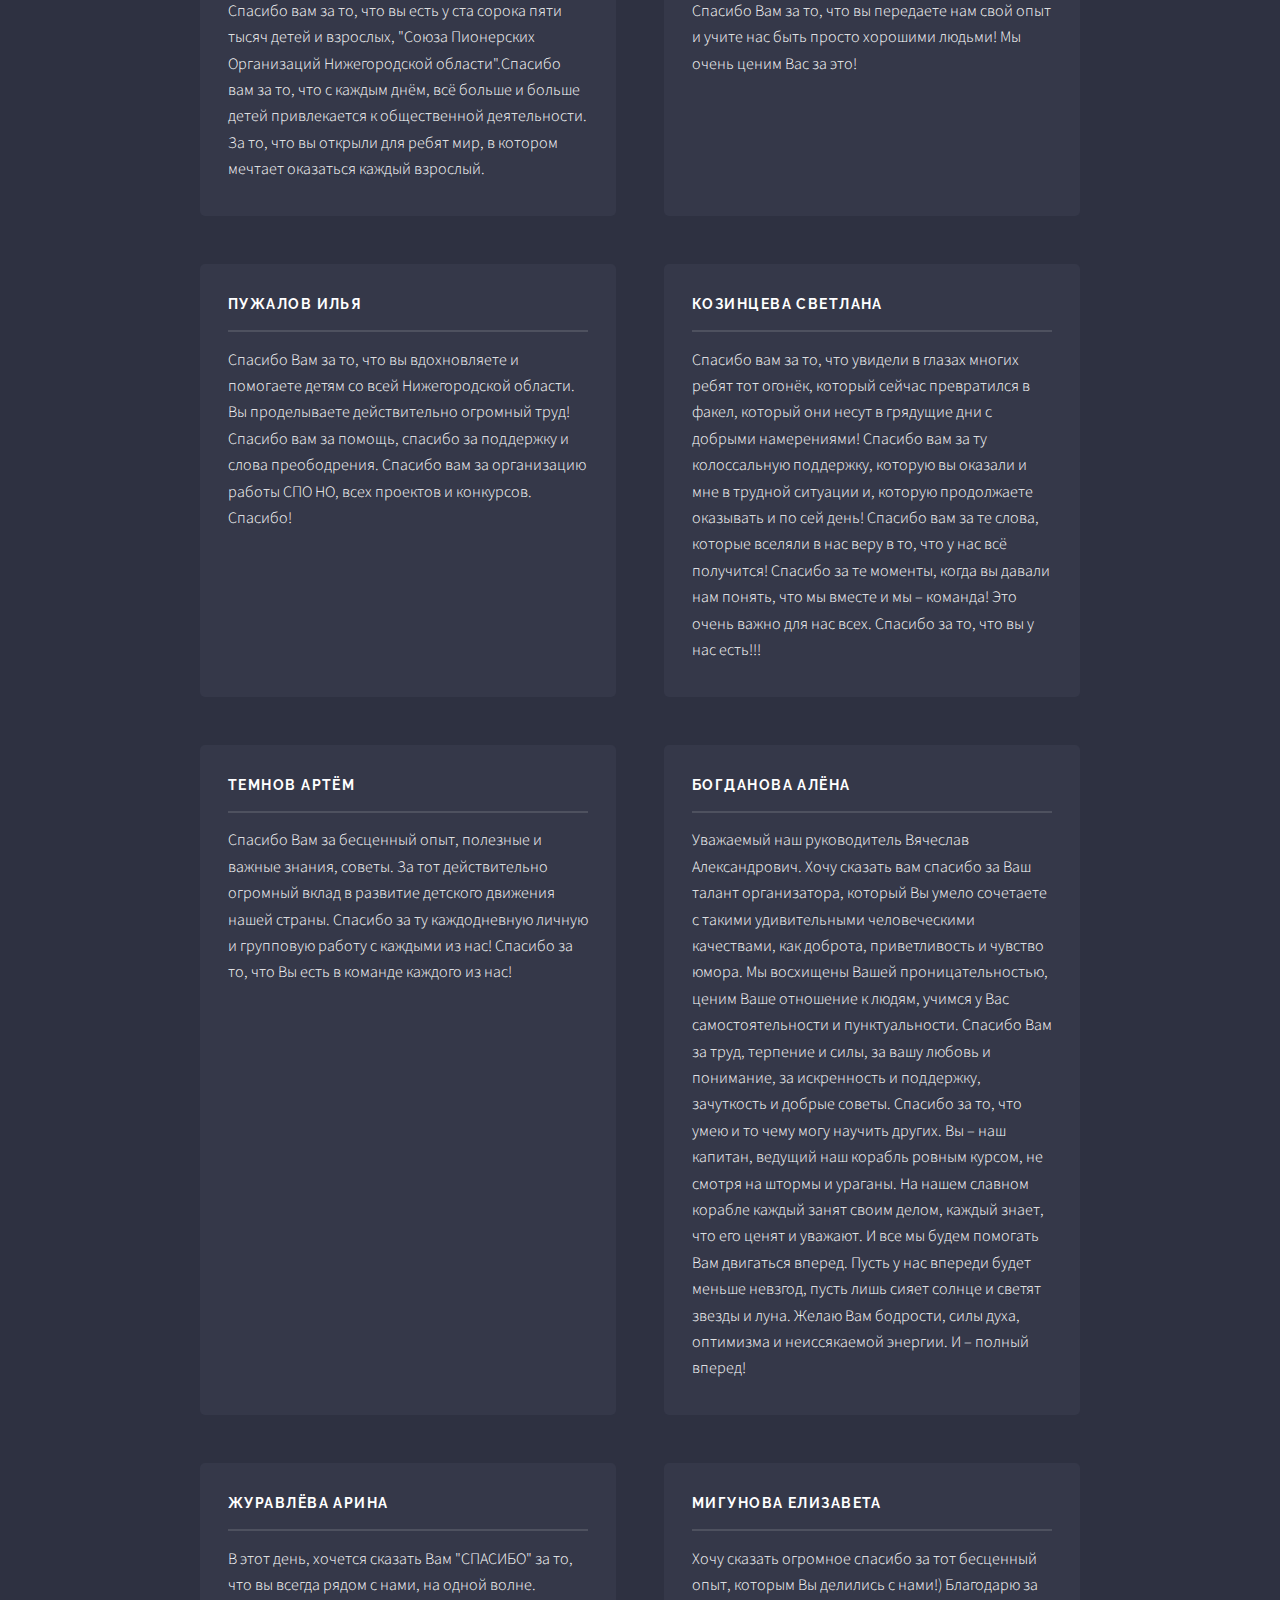
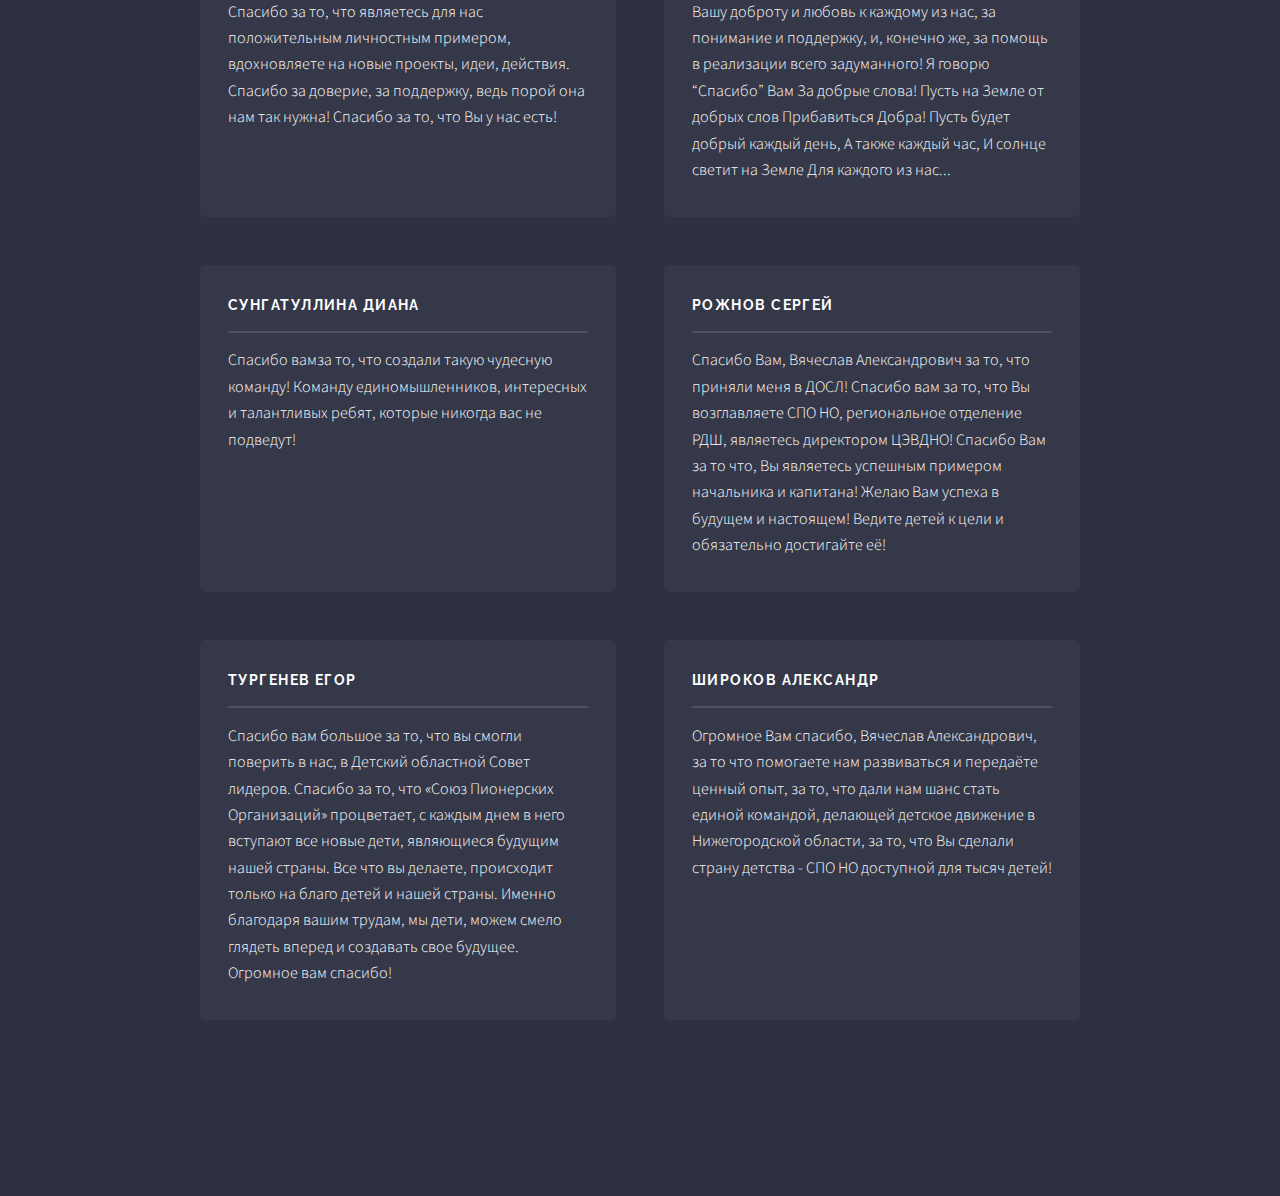
<file: spasibo.html>
<!DOCTYPE HTML>
<!--
	Solid State by HTML5 UP
	html5up.net | @ajlkn
	Free for personal and commercial use under the CCA 3.0 license (html5up.net/license)
-->
<html>
	<head>
		<title>Спасибо вам за...</title>
		<meta charset="utf-8" />
		<meta name="viewport" content="width=device-width, initial-scale=1" />
		<!--[if lte IE 8]><script src="assets/js/ie/html5shiv.js"></script><![endif]-->
		<link rel="stylesheet" href="assets/css/main.css" />
		<!--[if lte IE 9]><link rel="stylesheet" href="assets/css/ie9.css" /><![endif]-->
		<!--[if lte IE 8]><link rel="stylesheet" href="assets/css/ie8.css" /><![endif]-->
	</head>
	<body>

		<!-- Page Wrapper -->
			<div id="page-wrapper">

				<!-- Header -->
					<header id="header">
						<h1><a href="index.html">Подарок от ДОСЛ</a></h1>
						<nav>
							<a href="#menu">Меню</a>
						</nav>
					</header>

				<!-- Menu -->
					<nav id="menu">
						<div class="inner">
							<h2>Меню</h2>
							<ul class="links">
								<li><a href="index.html">Главная</a></li>
								<li><a href="pozdrav.html">Поздравления</a></li>
								<li><a href="spasibo.html">Спасибо Вам за...</a></li>
								
							</ul>
							<a href="#" class="close">Закрыть</a>
						</div>
					</nav>

				<!-- Wrapper -->
					<section id="wrapper">
						<header>
							<div class="inner">
								<h2>Спасибо вам за...</h2>
								
							</div>
						</header>

						<!-- Content -->
							<div class="wrapper">
								<div class="inner">
                                    <section class="features">
<article>
									<h3 class="major">Павлинова Ксения</h3>
									<p>Спасибо вам за то, что вы замечательный руководитель! От вас можно перенять бесценные знания и опыт, которые обязательно пригодятся в последующей жизни!) Спасибо вам за вашу отзывчивость и помощь. Спасибо за множество приятных моментов и прекрасных воспоминаний!
    </p></article>

									
										<article>
								
											<h3 class="major">Макарова Екатерина</h3>
											<p>Спасибо Вам за то, что вы сделали из нас личностей, и помогли нам добиться успеха! Ведь это великое дело- помочь детям в их самореализации.  Мы очень благодарны Вам за ваш труд!
</p>
											
										</article>
										<article>
											
											<h3 class="major">Пархоменко Олег</h3>
											<p>Вячеслав Александрович, хотелось бы отблагодарить вас за все то, что Вы делаете для нас! Спасибо Вам за открытость! За откровенность! Спасибо за критику! За исправления! Спасибо за то, что помогаете достичь детям большего… Спасибо Вам за то, что Вы есть!</p>
											
										</article>
                                        <article>
											
											<h3 class="major">Короткова Екатерина</h3>
											<p>Уважаемый Вячеслав Александрович, спасибо Вам! Вы - пример для подражания, пример настоящего лидера и опытного руководителя. За Вами хочется идти, хочется быть такими, как Вы. Спасибо за то,что Вы даёте нам такую возможность. Возможность изменить себя в правильную сторону. Мы точно знаем, что Вы идете по верному пути и за Вами уверенно можно следовать. Вы помогаете нам найти изъяны в себе и исправить их, а в будущем правильно помочь в этом окружающим. Спасибо вам за возможность стать лучше и помочь стать лучше нашим близким!</p>
											
										</article>
                                        <article>
											
											<h3 class="major">Максимова Анастасия</h3>
											<p>Спасибо Вам за то, что за многие годы сотрудничества с нами вы стали нашим вторым папой.
Вы также заботились, наставляли, помогали нам, учили правильно планировать свое время, организовывать команду и добиваться всех поставленных целей, преодолевая на своем пути любимые препятствия!
Спасибо за то, что в сердце каждого из нас всю жизнь будет храниться частичка Вашей души!

</p>
											
										</article>
                                        <article>
											
											<h3 class="major">Клешнин Владимир</h3>
											<p>  Спасибо Вам за то, что изменили мою жизнь. Если бы не наша встреча, я бы не стал таким, какой есть сейчас.
</p>
											
										</article>
                                        <article>
											
											<h3 class="major">Шипилов Артём</h3>
											<p>Уважаемый Вячеслав Александрович!
Спасибо Вам за то, что Вы поверили в меня и приняли в свою команду.
В свою очередь я постараюсь оправдать Ваше доверие и принести пользу Совету лидеров.

</p>
											
										</article>
                                        <article>
											
											<h3 class="major">Левина Василиса</h3>
											<p>Спасибо вам за то, что являетесь наставником, руководителем и примером для подражания. Вы даете нам стимул и мотивацию стремиться к своей цели и становиться лучше каждый день. Лучше самих себя.

</p>
											
										</article>
                                        <article>
											
											<h3 class="major">Савиных Артём</h3>
											<p>Спасибо вам за то, что поддерживаете детское движение, тем самым давая развиваться многим ребятам. Сейчас я не представляю чем бы я мог заниматься, если бы не СПО НО. А ведь это все было не возможно без вас и без ваших идей. Вячеслав Александрович, только благодаря вашей работе детское движение никогда не угаснет, и будет всегда находиться на высшем уровне. Спасибо вам за шанс раскрыться, за возможность показать себя.
</p>
											
										</article>
                                        <article>
											
											<h3 class="major">Милюткин Владимир</h3>
											<p>Спасибо вам за то, что поверили в меня, дали шанс самореализоваться. Я уверен, что за год работы мы с вами познакомимся поближе. Ещё раз поздравляю с Днём Рождения!!!
</p>
											
										</article>
                                         <article>
											
											<h3 class="major">Мещанинов Александр</h3>
											<p>Вячеслав Александрович! Спасибо вам за то, что вы делаете мир ярче и интересней для лидеров со всей области. Спасибо вам за организацию и проведение различных мероприятий, которые наполняют нашу жизнь новыми яркими впечатлениями. И вообще спасибо, что вы у нас есть!!!
</p>
											
										</article>
                                        <article>
											
											<h3 class="major">Грачёв Валентин</h3>
											<p>Вячеслав Александрович, спасибо Вам за то, что воодушевленный Вашим опытом, идеями, позитивом и ответственностью к любимому делу, я смог развить в себе того, кем я являюсь на сегодняшний день. Думаю, что мне предстоит усвоить еще не один Ваш урок, выслушать не одну мудрость от Вас, Вячеслав Александрович, от настоящего лидера и ориентира для нашего нового поколения XXI века!</p>
											
										</article>
                                        <article>
											
											<h3 class="major">Трифонова Алёна</h3>
											<p>Спасибо Вам за то, что столько лет отдаете всего себя нам, вселяете в нас уверенность, помогаете найти себя! Вы являетесь идейным вдохновителем большого числа мальчишек и девчонок, которые поверили в Вас и Ваши идеи, которые выбрали активную жизненную позицию, а не прозябание и леность. Спасибо Вам за то, что подарили всем нам возможность дружить и заниматься любимым делом!
</p>
											
										</article>
                                        <article>
											
											<h3 class="major">Киселёва Надежда</h3>
											<p>Спасибо Вам за то, что Вы профессионал своего дела; Руководитель с большой буквы. Вы всегда можете найти решение самых сложных вопросов, помочь  словом и делом. Вы молоды душой, энергичны и целеустремлены! 
Новых Вам достижений и воплощения всех замыслов! Спасибо Вам!
 </p>
											
										</article>
                                        <article>
											
											<h3 class="major">Речистер Дмитрий</h3>
											<p>Спасибо вам за то, что вы есть у ста сорока пяти тысяч детей и взрослых, "Союза Пионерских Организаций Нижегородской области".Спасибо вам за то, что с каждым днём, всё больше и больше детей привлекается к общественной деятельности. 
За то, что вы открыли для ребят мир, в котором мечтает оказаться каждый взрослый.

</p>
											
										</article>
                                        <article>
											
											<h3 class="major">Тарасов Никита</h3>
											<p>Спасибо Вам за то, что вы передаете нам свой опыт и учите нас быть просто хорошими людьми! Мы очень ценим Вас за это!
</p>
											
										</article>
                                         <article>
											
											<h3 class="major">Пужалов Илья</h3>
											<p>Спасибо Вам за то, что вы вдохновляете и помогаете детям со всей Нижегородской области. Вы проделываете действительно огромный труд! Спасибо вам за помощь, спасибо за поддержку и слова преободрения. Спасибо вам за организацию работы СПО НО, всех проектов и конкурсов. Спасибо!</p>
											
										</article>
                                        <article>
											
											<h3 class="major">Козинцева Светлана</h3>
											<p>Спасибо вам за то, что увидели в глазах многих ребят тот огонёк, который сейчас превратился в факел, который они несут в грядущие дни с добрыми намерениями! Спасибо вам за ту колоссальную поддержку, которую вы оказали и мне в трудной ситуации и, которую продолжаете оказывать и по сей день! Спасибо вам за те слова, которые вселяли в нас веру в то, что у нас всё получится! Спасибо за те моменты, когда вы давали нам понять, что мы вместе и мы – команда! Это очень важно для нас всех. Спасибо за то, что вы у нас есть!!!
</p>
											
										</article>
                                        <article>
											
											<h3 class="major">Темнов Артём</h3>
											<p>Спасибо Вам за бесценный опыт, полезные и важные знания, советы. За тот действительно огромный вклад в развитие детского движения нашей страны. Спасибо за ту каждодневную личную и групповую работу с каждыми из нас! Спасибо за то, что Вы есть в команде каждого из нас!
</p>
											
										</article>
                                        <article>
											
											<h3 class="major">Богданова Алёна</h3>
											<p>Уважаемый наш руководитель Вячеслав Александрович.
Хочу сказать вам спасибо за Ваш талант организатора, который Вы умело сочетаете с такими удивительными человеческими качествами, как доброта, приветливость и чувство юмора.   Мы восхищены Вашей проницательностью, ценим Ваше отношение к людям, учимся у Вас самостоятельности и пунктуальности. Спасибо Вам за труд, терпение и силы, за вашу любовь и понимание, за искренность и поддержку, зачуткость и добрые советы. Спасибо за то, что умею и то чему могу научить других.
     Вы – наш капитан, ведущий наш корабль ровным курсом, не смотря на штормы и ураганы. На нашем славном корабле каждый занят своим делом, каждый знает, что его ценят и уважают. И все мы будем помогать Вам двигаться вперед. Пусть у нас впереди будет меньше невзгод, пусть лишь сияет солнце и светят звезды и луна. Желаю Вам бодрости, силы духа, оптимизма и неиссякаемой энергии. И – полный вперед!

											
										</article>
                                        <article>
											
											<h3 class="major">Журавлёва Арина</h3>
											<p>В этот день, хочется сказать Вам "СПАСИБО" за то, что вы всегда рядом с нами, на одной волне. Спасибо за то, что являетесь для нас положительным личностным примером, вдохновляете на новые проекты, идеи, действия. Спасибо за доверие, за поддержку, ведь порой она нам так нужна! Спасибо за то, что Вы у нас есть!</p>
											
										</article>
                                        <article>
											
											<h3 class="major">Мигунова Елизавета</h3>
											<p>Хочу сказать огромное спасибо за тот бесценный опыт, которым Вы делились с нами!) Благодарю за Вашу доброту и любовь к каждому из нас, за понимание и поддержку, и, конечно же, за помощь в реализации всего задуманного!
Я говорю “Спасибо” Вам
           За добрые слова!
          Пусть на Земле от добрых слов
          Прибавиться Добра!
          Пусть будет добрый каждый день,
          А также каждый час,
          И солнце светит на Земле
           Для каждого из нас...

</p>
											
										</article>
                                         <article>
											
											<h3 class="major">Сунгатуллина Диана</h3>
											<p>Спасибо вамза то, что создали такую чудесную команду! Команду единомышленников, интересных и талантливых ребят, которые никогда вас не подведут!
</p>
											
										</article>
                                        <article>
											
											<h3 class="major">Рожнов Сергей</h3>
											<p>Спасибо Вам, Вячеслав Александрович за то, что приняли меня в ДОСЛ! Спасибо вам за то, что Вы возглавляете СПО НО, региональное отделение РДШ, являетесь директором ЦЭВДНО! Спасибо Вам за то что, Вы являетесь успешным примером начальника и капитана! Желаю Вам успеха в будущем и настоящем! Ведите детей к цели и обязательно достигайте её! </p>
											
										</article>
                                        <article>
											
											<h3 class="major">Тургенев Егор</h3>
											<p>Спасибо вам большое за то, что вы смогли поверить в нас, в Детский областной Совет лидеров. Спасибо за то, что «Союз Пионерских Организаций» процветает, с каждым днем в него вступают все новые дети, являющиеся будущим нашей страны. Все что вы делаете, происходит только на благо детей и нашей страны. Именно благодаря вашим трудам, мы дети, можем смело глядеть вперед и создавать свое будущее. Огромное вам спасибо!
</p>
											
										</article>
                                        <article>
											
											<h3 class="major">Широков Александр</h3>
                                            <p>Огромное Вам спасибо, Вячеслав Александрович, за то что помогаете нам развиваться и передаёте ценный опыт, за то, что дали нам шанс стать единой командой, делающей детское движение в Нижегородской области, за то, что Вы сделали страну детства - СПО НО доступной для тысяч детей!</p>
											
										</article>
                                        
											
										
									</section>

								</div>
							</div>

					</section>

				<!-- Footer -->
					
			</div>

		<!-- Scripts -->
			<script src="assets/js/skel.min.js"></script>
			<script src="assets/js/jquery.min.js"></script>
			<script src="assets/js/jquery.scrollex.min.js"></script>
			<script src="assets/js/util.js"></script>
			<!--[if lte IE 8]><script src="assets/js/ie/respond.min.js"></script><![endif]-->
			<script src="assets/js/main.js"></script>

	</body>
</html>
</file>
<file: assets/css/ie9.css>
/*
	Solid State by HTML5 UP
	html5up.net | @ajlkn
	Free for personal and commercial use under the CCA 3.0 license (html5up.net/license)
*/

/* Basic */

	body {
		background-color: #2e3141;
		background-image: url("../../images/bg.jpg");
		background-size: cover;
		background-attachment: fixed;
		background-position: center;
	}

		body:before {
			background: rgba(46, 49, 65, 0.8);
			content: '';
			display: block;
			height: 100%;
			left: 0;
			position: fixed;
			top: 0;
			width: 100%;
		}

		body > * {
			position: relative;
			z-index: 1;
		}

/* Features */

	.features article {
		display: inline-block;
		width: 45%;
	}

/* Menu */

	#menu .inner {
		margin: 4em auto;
	}

/* Wrapper */

	#wrapper > header {
		background: none !important;
	}

	.wrapper.spotlight .inner {
		text-align: left !important;
	}

	.wrapper.spotlight .image {
		display: inline-block;
		margin: 0 3em 2em 0 !important;
		vertical-align: middle;
		width: 24%;
	}

	.wrapper.spotlight .content {
		display: inline-block;
		vertical-align: middle;
		width: 70%;
	}

/* Banner */

	#banner {
		background: none !important;
	}

/* Footer */

	#footer {
		background: none !important;
	}

		#footer .inner form {
			display: inline-block;
			width: 45%;
		}

		#footer .inner .contact {
			display: inline-block;
			width: 45%;
		}
</file>
<file: assets/css/ie8.css>
/*
	Solid State by HTML5 UP
	html5up.net | @ajlkn
	Free for personal and commercial use under the CCA 3.0 license (html5up.net/license)
*/

/* Basic */

	body {
		-ms-behavior: url("assets/js/backgroundsize.min.htc");
	}

/* Type */

	h1.major, h2.major, h3.major, h4.major, h5.major, h6.major {
		border-bottom: solid 2px #ffffff;
	}

	blockquote {
		border-left: solid 4px #ffffff;
	}

	code {
		border: solid 2px #ffffff;
	}

	hr {
		border-bottom: solid 2px #ffffff;
	}

/* Button */

	input[type="submit"],
	input[type="reset"],
	input[type="button"],
	button,
	.button {
		position: relative;
		-ms-behavior: url("assets/js/ie/PIE.htc");
		border: solid 2px #ffffff;
	}

		input[type="submit"].special,
		input[type="reset"].special,
		input[type="button"].special,
		button.special,
		.button.special {
			border: 0;
		}

/* Form */

	input[type="text"],
	input[type="password"],
	input[type="email"],
	input[type="tel"],
	select,
	textarea {
		position: relative;
		-ms-behavior: url("assets/js/ie/PIE.htc");
		background: transparent;
		border: solid 2px #ffffff;
	}

/* Table */

	table tbody tr {
		border: solid 1px #ffffff;
		border-left: 0;
		border-right: 0;
	}

	table.alt tbody tr td {
		border: solid 1px #ffffff;
		border-left-width: 0;
		border-top-width: 0;
	}

		table.alt tbody tr td:first-child {
			border-left-width: 1px;
		}

	table.alt tbody tr:first-child td {
		border-top-width: 1px;
	}

	table.alt thead {
		border-bottom: 0;
	}

	table.alt tfoot {
		border-top: 0;
	}

/* Features */

	.features article {
		-ms-behavior: url("assets/js/ie/PIE.htc");
		position: relative;
		width: 44%;
	}

		.features article .image {
			margin-top: 0;
			margin-left: 0;
			width: 100%;
		}

/* Menu */

	#menu {
		background: #2e3141;
	}

		#menu h2 {
			border-bottom: solid 2px #ffffff;
		}

/* Header */

	#header {
		background-color: #353849;
	}

/* Wrapper */

	.wrapper {
		margin: 0;
	}

		.wrapper:before, .wrapper:after {
			display: none;
		}

		.wrapper.spotlight .image {
			-ms-behavior: url("assets/js/ie/PIE.htc");
		}

			.wrapper.spotlight .image img {
				position: relative;
				-ms-behavior: url("assets/js/ie/PIE.htc");
			}

/* Banner */

	#banner .logo .icon {
		border: solid 2px #ffffff;
		-ms-behavior: url("assets/js/ie/PIE.htc");
	}

	#banner h2 {
		border-bottom: solid 2px #ffffff;
	}

/* Footer */

	#footer .inner .copyright {
		border-top: solid 2px #ffffff;
	}

		#footer .inner .copyright li {
			border-left: solid 2px #ffffff;
		}
</file>
<file: assets/css/main.css>
@import url(font-awesome.min.css);
@import url("https://fonts.googleapis.com/css?family=Raleway:200,700|Source+Sans+Pro:300,600,300italic,600italic");

/*
	Solid State by HTML5 UP
	html5up.net | @ajlkn
	Free for personal and commercial use under the CCA 3.0 license (html5up.net/license)
*/

/* Reset */

	html, body, div, span, applet, object, iframe, h1, h2, h3, h4, h5, h6, p, blockquote, pre, a, abbr, acronym, address, big, cite, code, del, dfn, em, img, ins, kbd, q, s, samp, small, strike, strong, sub, sup, tt, var, b, u, i, center, dl, dt, dd, ol, ul, li, fieldset, form, label, legend, table, caption, tbody, tfoot, thead, tr, th, td, article, aside, canvas, details, embed, figure, figcaption, footer, header, hgroup, menu, nav, output, ruby, section, summary, time, mark, audio, video {
		margin: 0;
		padding: 0;
		border: 0;
		font-size: 100%;
		font: inherit;
		vertical-align: baseline;
	}
.center-image{
  display:block;
    margin: 0 auto;
}

	article, aside, details, figcaption, figure, footer, header, hgroup, menu, nav, section {
		display: block;
	}

	body {
		line-height: 1;
	}

	ol, ul {
		list-style: none;
	}

	blockquote, q {
		quotes: none;
	}

	blockquote:before, blockquote:after, q:before, q:after {
		content: '';
		content: none;
	}

	table {
		border-collapse: collapse;
		border-spacing: 0;
	}

	body {
		-webkit-text-size-adjust: none;
	}

/* Box Model */

	*, *:before, *:after {
		-moz-box-sizing: border-box;
		-webkit-box-sizing: border-box;
		box-sizing: border-box;
	}

/* Grid */

	.row {
		border-bottom: solid 1px transparent;
		-moz-box-sizing: border-box;
		-webkit-box-sizing: border-box;
		box-sizing: border-box;
	}

	.row > * {
		float: left;
		-moz-box-sizing: border-box;
		-webkit-box-sizing: border-box;
		box-sizing: border-box;
	}

	.row:after, .row:before {
		content: '';
		display: block;
		clear: both;
		height: 0;
	}

	.row.uniform > * > :first-child {
		margin-top: 0;
	}

	.row.uniform > * > :last-child {
		margin-bottom: 0;
	}

	.row.\30 \25 > * {
		padding: 0 0 0 0em;
	}

	.row.\30 \25 {
		margin: 0 0 -1px 0em;
	}

	.row.uniform.\30 \25 > * {
		padding: 0em 0 0 0em;
	}

	.row.uniform.\30 \25 {
		margin: 0em 0 -1px 0em;
	}

	.row > * {
		padding: 0 0 0 1.75em;
	}

	.row {
		margin: 0 0 -1px -1.75em;
	}

	.row.uniform > * {
		padding: 1.75em 0 0 1.75em;
	}

	.row.uniform {
		margin: -1.75em 0 -1px -1.75em;
	}

	.row.\32 00\25 > * {
		padding: 0 0 0 3.5em;
	}

	.row.\32 00\25 {
		margin: 0 0 -1px -3.5em;
	}

	.row.uniform.\32 00\25 > * {
		padding: 3.5em 0 0 3.5em;
	}

	.row.uniform.\32 00\25 {
		margin: -3.5em 0 -1px -3.5em;
	}

	.row.\31 50\25 > * {
		padding: 0 0 0 2.625em;
	}

	.row.\31 50\25 {
		margin: 0 0 -1px -2.625em;
	}

	.row.uniform.\31 50\25 > * {
		padding: 2.625em 0 0 2.625em;
	}

	.row.uniform.\31 50\25 {
		margin: -2.625em 0 -1px -2.625em;
	}

	.row.\35 0\25 > * {
		padding: 0 0 0 0.875em;
	}

	.row.\35 0\25 {
		margin: 0 0 -1px -0.875em;
	}

	.row.uniform.\35 0\25 > * {
		padding: 0.875em 0 0 0.875em;
	}

	.row.uniform.\35 0\25 {
		margin: -0.875em 0 -1px -0.875em;
	}

	.row.\32 5\25 > * {
		padding: 0 0 0 0.4375em;
	}

	.row.\32 5\25 {
		margin: 0 0 -1px -0.4375em;
	}

	.row.uniform.\32 5\25 > * {
		padding: 0.4375em 0 0 0.4375em;
	}

	.row.uniform.\32 5\25 {
		margin: -0.4375em 0 -1px -0.4375em;
	}

	.\31 2u, .\31 2u\24 {
		width: 100%;
		clear: none;
		margin-left: 0;
	}

	.\31 1u, .\31 1u\24 {
		width: 91.6666666667%;
		clear: none;
		margin-left: 0;
	}

	.\31 0u, .\31 0u\24 {
		width: 83.3333333333%;
		clear: none;
		margin-left: 0;
	}

	.\39 u, .\39 u\24 {
		width: 75%;
		clear: none;
		margin-left: 0;
	}

	.\38 u, .\38 u\24 {
		width: 66.6666666667%;
		clear: none;
		margin-left: 0;
	}

	.\37 u, .\37 u\24 {
		width: 58.3333333333%;
		clear: none;
		margin-left: 0;
	}

	.\36 u, .\36 u\24 {
		width: 50%;
		clear: none;
		margin-left: 0;
	}

	.\35 u, .\35 u\24 {
		width: 41.6666666667%;
		clear: none;
		margin-left: 0;
	}

	.\34 u, .\34 u\24 {
		width: 33.3333333333%;
		clear: none;
		margin-left: 0;
	}

	.\33 u, .\33 u\24 {
		width: 25%;
		clear: none;
		margin-left: 0;
	}

	.\32 u, .\32 u\24 {
		width: 16.6666666667%;
		clear: none;
		margin-left: 0;
	}

	.\31 u, .\31 u\24 {
		width: 8.3333333333%;
		clear: none;
		margin-left: 0;
	}

	.\31 2u\24 + *,
	.\31 1u\24 + *,
	.\31 0u\24 + *,
	.\39 u\24 + *,
	.\38 u\24 + *,
	.\37 u\24 + *,
	.\36 u\24 + *,
	.\35 u\24 + *,
	.\34 u\24 + *,
	.\33 u\24 + *,
	.\32 u\24 + *,
	.\31 u\24 + * {
		clear: left;
	}

	.\-11u {
		margin-left: 91.66667%;
	}

	.\-10u {
		margin-left: 83.33333%;
	}

	.\-9u {
		margin-left: 75%;
	}

	.\-8u {
		margin-left: 66.66667%;
	}

	.\-7u {
		margin-left: 58.33333%;
	}

	.\-6u {
		margin-left: 50%;
	}

	.\-5u {
		margin-left: 41.66667%;
	}

	.\-4u {
		margin-left: 33.33333%;
	}

	.\-3u {
		margin-left: 25%;
	}

	.\-2u {
		margin-left: 16.66667%;
	}

	.\-1u {
		margin-left: 8.33333%;
	}

	@media screen and (max-width: 1680px) {

		.row > * {
			padding: 0 0 0 1.75em;
		}

		.row {
			margin: 0 0 -1px -1.75em;
		}

		.row.uniform > * {
			padding: 1.75em 0 0 1.75em;
		}

		.row.uniform {
			margin: -1.75em 0 -1px -1.75em;
		}

		.row.\32 00\25 > * {
			padding: 0 0 0 3.5em;
		}

		.row.\32 00\25 {
			margin: 0 0 -1px -3.5em;
		}

		.row.uniform.\32 00\25 > * {
			padding: 3.5em 0 0 3.5em;
		}

		.row.uniform.\32 00\25 {
			margin: -3.5em 0 -1px -3.5em;
		}

		.row.\31 50\25 > * {
			padding: 0 0 0 2.625em;
		}

		.row.\31 50\25 {
			margin: 0 0 -1px -2.625em;
		}

		.row.uniform.\31 50\25 > * {
			padding: 2.625em 0 0 2.625em;
		}

		.row.uniform.\31 50\25 {
			margin: -2.625em 0 -1px -2.625em;
		}

		.row.\35 0\25 > * {
			padding: 0 0 0 0.875em;
		}

		.row.\35 0\25 {
			margin: 0 0 -1px -0.875em;
		}

		.row.uniform.\35 0\25 > * {
			padding: 0.875em 0 0 0.875em;
		}

		.row.uniform.\35 0\25 {
			margin: -0.875em 0 -1px -0.875em;
		}

		.row.\32 5\25 > * {
			padding: 0 0 0 0.4375em;
		}

		.row.\32 5\25 {
			margin: 0 0 -1px -0.4375em;
		}

		.row.uniform.\32 5\25 > * {
			padding: 0.4375em 0 0 0.4375em;
		}

		.row.uniform.\32 5\25 {
			margin: -0.4375em 0 -1px -0.4375em;
		}

		.\31 2u\28xlarge\29, .\31 2u\24\28xlarge\29 {
			width: 100%;
			clear: none;
			margin-left: 0;
		}

		.\31 1u\28xlarge\29, .\31 1u\24\28xlarge\29 {
			width: 91.6666666667%;
			clear: none;
			margin-left: 0;
		}

		.\31 0u\28xlarge\29, .\31 0u\24\28xlarge\29 {
			width: 83.3333333333%;
			clear: none;
			margin-left: 0;
		}

		.\39 u\28xlarge\29, .\39 u\24\28xlarge\29 {
			width: 75%;
			clear: none;
			margin-left: 0;
		}

		.\38 u\28xlarge\29, .\38 u\24\28xlarge\29 {
			width: 66.6666666667%;
			clear: none;
			margin-left: 0;
		}

		.\37 u\28xlarge\29, .\37 u\24\28xlarge\29 {
			width: 58.3333333333%;
			clear: none;
			margin-left: 0;
		}

		.\36 u\28xlarge\29, .\36 u\24\28xlarge\29 {
			width: 50%;
			clear: none;
			margin-left: 0;
		}

		.\35 u\28xlarge\29, .\35 u\24\28xlarge\29 {
			width: 41.6666666667%;
			clear: none;
			margin-left: 0;
		}

		.\34 u\28xlarge\29, .\34 u\24\28xlarge\29 {
			width: 33.3333333333%;
			clear: none;
			margin-left: 0;
		}

		.\33 u\28xlarge\29, .\33 u\24\28xlarge\29 {
			width: 25%;
			clear: none;
			margin-left: 0;
		}

		.\32 u\28xlarge\29, .\32 u\24\28xlarge\29 {
			width: 16.6666666667%;
			clear: none;
			margin-left: 0;
		}

		.\31 u\28xlarge\29, .\31 u\24\28xlarge\29 {
			width: 8.3333333333%;
			clear: none;
			margin-left: 0;
		}

		.\31 2u\24\28xlarge\29 + *,
		.\31 1u\24\28xlarge\29 + *,
		.\31 0u\24\28xlarge\29 + *,
		.\39 u\24\28xlarge\29 + *,
		.\38 u\24\28xlarge\29 + *,
		.\37 u\24\28xlarge\29 + *,
		.\36 u\24\28xlarge\29 + *,
		.\35 u\24\28xlarge\29 + *,
		.\34 u\24\28xlarge\29 + *,
		.\33 u\24\28xlarge\29 + *,
		.\32 u\24\28xlarge\29 + *,
		.\31 u\24\28xlarge\29 + * {
			clear: left;
		}

		.\-11u\28xlarge\29 {
			margin-left: 91.66667%;
		}

		.\-10u\28xlarge\29 {
			margin-left: 83.33333%;
		}

		.\-9u\28xlarge\29 {
			margin-left: 75%;
		}

		.\-8u\28xlarge\29 {
			margin-left: 66.66667%;
		}

		.\-7u\28xlarge\29 {
			margin-left: 58.33333%;
		}

		.\-6u\28xlarge\29 {
			margin-left: 50%;
		}

		.\-5u\28xlarge\29 {
			margin-left: 41.66667%;
		}

		.\-4u\28xlarge\29 {
			margin-left: 33.33333%;
		}

		.\-3u\28xlarge\29 {
			margin-left: 25%;
		}

		.\-2u\28xlarge\29 {
			margin-left: 16.66667%;
		}

		.\-1u\28xlarge\29 {
			margin-left: 8.33333%;
		}

	}

	@media screen and (max-width: 1280px) {

		.row > * {
			padding: 0 0 0 1.75em;
		}

		.row {
			margin: 0 0 -1px -1.75em;
		}

		.row.uniform > * {
			padding: 1.75em 0 0 1.75em;
		}

		.row.uniform {
			margin: -1.75em 0 -1px -1.75em;
		}

		.row.\32 00\25 > * {
			padding: 0 0 0 3.5em;
		}

		.row.\32 00\25 {
			margin: 0 0 -1px -3.5em;
		}

		.row.uniform.\32 00\25 > * {
			padding: 3.5em 0 0 3.5em;
		}

		.row.uniform.\32 00\25 {
			margin: -3.5em 0 -1px -3.5em;
		}

		.row.\31 50\25 > * {
			padding: 0 0 0 2.625em;
		}

		.row.\31 50\25 {
			margin: 0 0 -1px -2.625em;
		}

		.row.uniform.\31 50\25 > * {
			padding: 2.625em 0 0 2.625em;
		}

		.row.uniform.\31 50\25 {
			margin: -2.625em 0 -1px -2.625em;
		}

		.row.\35 0\25 > * {
			padding: 0 0 0 0.875em;
		}

		.row.\35 0\25 {
			margin: 0 0 -1px -0.875em;
		}

		.row.uniform.\35 0\25 > * {
			padding: 0.875em 0 0 0.875em;
		}

		.row.uniform.\35 0\25 {
			margin: -0.875em 0 -1px -0.875em;
		}

		.row.\32 5\25 > * {
			padding: 0 0 0 0.4375em;
		}

		.row.\32 5\25 {
			margin: 0 0 -1px -0.4375em;
		}

		.row.uniform.\32 5\25 > * {
			padding: 0.4375em 0 0 0.4375em;
		}

		.row.uniform.\32 5\25 {
			margin: -0.4375em 0 -1px -0.4375em;
		}

		.\31 2u\28large\29, .\31 2u\24\28large\29 {
			width: 100%;
			clear: none;
			margin-left: 0;
		}

		.\31 1u\28large\29, .\31 1u\24\28large\29 {
			width: 91.6666666667%;
			clear: none;
			margin-left: 0;
		}

		.\31 0u\28large\29, .\31 0u\24\28large\29 {
			width: 83.3333333333%;
			clear: none;
			margin-left: 0;
		}

		.\39 u\28large\29, .\39 u\24\28large\29 {
			width: 75%;
			clear: none;
			margin-left: 0;
		}

		.\38 u\28large\29, .\38 u\24\28large\29 {
			width: 66.6666666667%;
			clear: none;
			margin-left: 0;
		}

		.\37 u\28large\29, .\37 u\24\28large\29 {
			width: 58.3333333333%;
			clear: none;
			margin-left: 0;
		}

		.\36 u\28large\29, .\36 u\24\28large\29 {
			width: 50%;
			clear: none;
			margin-left: 0;
		}

		.\35 u\28large\29, .\35 u\24\28large\29 {
			width: 41.6666666667%;
			clear: none;
			margin-left: 0;
		}

		.\34 u\28large\29, .\34 u\24\28large\29 {
			width: 33.3333333333%;
			clear: none;
			margin-left: 0;
		}

		.\33 u\28large\29, .\33 u\24\28large\29 {
			width: 25%;
			clear: none;
			margin-left: 0;
		}

		.\32 u\28large\29, .\32 u\24\28large\29 {
			width: 16.6666666667%;
			clear: none;
			margin-left: 0;
		}

		.\31 u\28large\29, .\31 u\24\28large\29 {
			width: 8.3333333333%;
			clear: none;
			margin-left: 0;
		}

		.\31 2u\24\28large\29 + *,
		.\31 1u\24\28large\29 + *,
		.\31 0u\24\28large\29 + *,
		.\39 u\24\28large\29 + *,
		.\38 u\24\28large\29 + *,
		.\37 u\24\28large\29 + *,
		.\36 u\24\28large\29 + *,
		.\35 u\24\28large\29 + *,
		.\34 u\24\28large\29 + *,
		.\33 u\24\28large\29 + *,
		.\32 u\24\28large\29 + *,
		.\31 u\24\28large\29 + * {
			clear: left;
		}

		.\-11u\28large\29 {
			margin-left: 91.66667%;
		}

		.\-10u\28large\29 {
			margin-left: 83.33333%;
		}

		.\-9u\28large\29 {
			margin-left: 75%;
		}

		.\-8u\28large\29 {
			margin-left: 66.66667%;
		}

		.\-7u\28large\29 {
			margin-left: 58.33333%;
		}

		.\-6u\28large\29 {
			margin-left: 50%;
		}

		.\-5u\28large\29 {
			margin-left: 41.66667%;
		}

		.\-4u\28large\29 {
			margin-left: 33.33333%;
		}

		.\-3u\28large\29 {
			margin-left: 25%;
		}

		.\-2u\28large\29 {
			margin-left: 16.66667%;
		}

		.\-1u\28large\29 {
			margin-left: 8.33333%;
		}

	}

	@media screen and (max-width: 980px) {

		.row > * {
			padding: 0 0 0 1.75em;
		}

		.row {
			margin: 0 0 -1px -1.75em;
		}

		.row.uniform > * {
			padding: 1.75em 0 0 1.75em;
		}

		.row.uniform {
			margin: -1.75em 0 -1px -1.75em;
		}

		.row.\32 00\25 > * {
			padding: 0 0 0 3.5em;
		}

		.row.\32 00\25 {
			margin: 0 0 -1px -3.5em;
		}

		.row.uniform.\32 00\25 > * {
			padding: 3.5em 0 0 3.5em;
		}

		.row.uniform.\32 00\25 {
			margin: -3.5em 0 -1px -3.5em;
		}

		.row.\31 50\25 > * {
			padding: 0 0 0 2.625em;
		}

		.row.\31 50\25 {
			margin: 0 0 -1px -2.625em;
		}

		.row.uniform.\31 50\25 > * {
			padding: 2.625em 0 0 2.625em;
		}

		.row.uniform.\31 50\25 {
			margin: -2.625em 0 -1px -2.625em;
		}

		.row.\35 0\25 > * {
			padding: 0 0 0 0.875em;
		}

		.row.\35 0\25 {
			margin: 0 0 -1px -0.875em;
		}

		.row.uniform.\35 0\25 > * {
			padding: 0.875em 0 0 0.875em;
		}

		.row.uniform.\35 0\25 {
			margin: -0.875em 0 -1px -0.875em;
		}

		.row.\32 5\25 > * {
			padding: 0 0 0 0.4375em;
		}

		.row.\32 5\25 {
			margin: 0 0 -1px -0.4375em;
		}

		.row.uniform.\32 5\25 > * {
			padding: 0.4375em 0 0 0.4375em;
		}

		.row.uniform.\32 5\25 {
			margin: -0.4375em 0 -1px -0.4375em;
		}

		.\31 2u\28medium\29, .\31 2u\24\28medium\29 {
			width: 100%;
			clear: none;
			margin-left: 0;
		}

		.\31 1u\28medium\29, .\31 1u\24\28medium\29 {
			width: 91.6666666667%;
			clear: none;
			margin-left: 0;
		}

		.\31 0u\28medium\29, .\31 0u\24\28medium\29 {
			width: 83.3333333333%;
			clear: none;
			margin-left: 0;
		}

		.\39 u\28medium\29, .\39 u\24\28medium\29 {
			width: 75%;
			clear: none;
			margin-left: 0;
		}

		.\38 u\28medium\29, .\38 u\24\28medium\29 {
			width: 66.6666666667%;
			clear: none;
			margin-left: 0;
		}

		.\37 u\28medium\29, .\37 u\24\28medium\29 {
			width: 58.3333333333%;
			clear: none;
			margin-left: 0;
		}

		.\36 u\28medium\29, .\36 u\24\28medium\29 {
			width: 50%;
			clear: none;
			margin-left: 0;
		}

		.\35 u\28medium\29, .\35 u\24\28medium\29 {
			width: 41.6666666667%;
			clear: none;
			margin-left: 0;
		}

		.\34 u\28medium\29, .\34 u\24\28medium\29 {
			width: 33.3333333333%;
			clear: none;
			margin-left: 0;
		}

		.\33 u\28medium\29, .\33 u\24\28medium\29 {
			width: 25%;
			clear: none;
			margin-left: 0;
		}

		.\32 u\28medium\29, .\32 u\24\28medium\29 {
			width: 16.6666666667%;
			clear: none;
			margin-left: 0;
		}

		.\31 u\28medium\29, .\31 u\24\28medium\29 {
			width: 8.3333333333%;
			clear: none;
			margin-left: 0;
		}

		.\31 2u\24\28medium\29 + *,
		.\31 1u\24\28medium\29 + *,
		.\31 0u\24\28medium\29 + *,
		.\39 u\24\28medium\29 + *,
		.\38 u\24\28medium\29 + *,
		.\37 u\24\28medium\29 + *,
		.\36 u\24\28medium\29 + *,
		.\35 u\24\28medium\29 + *,
		.\34 u\24\28medium\29 + *,
		.\33 u\24\28medium\29 + *,
		.\32 u\24\28medium\29 + *,
		.\31 u\24\28medium\29 + * {
			clear: left;
		}

		.\-11u\28medium\29 {
			margin-left: 91.66667%;
		}

		.\-10u\28medium\29 {
			margin-left: 83.33333%;
		}

		.\-9u\28medium\29 {
			margin-left: 75%;
		}

		.\-8u\28medium\29 {
			margin-left: 66.66667%;
		}

		.\-7u\28medium\29 {
			margin-left: 58.33333%;
		}

		.\-6u\28medium\29 {
			margin-left: 50%;
		}

		.\-5u\28medium\29 {
			margin-left: 41.66667%;
		}

		.\-4u\28medium\29 {
			margin-left: 33.33333%;
		}

		.\-3u\28medium\29 {
			margin-left: 25%;
		}

		.\-2u\28medium\29 {
			margin-left: 16.66667%;
		}

		.\-1u\28medium\29 {
			margin-left: 8.33333%;
		}

	}

	@media screen and (max-width: 736px) {

		.row > * {
			padding: 0 0 0 1.25em;
		}

		.row {
			margin: 0 0 -1px -1.25em;
		}

		.row.uniform > * {
			padding: 1.25em 0 0 1.25em;
		}

		.row.uniform {
			margin: -1.25em 0 -1px -1.25em;
		}

		.row.\32 00\25 > * {
			padding: 0 0 0 2.5em;
		}

		.row.\32 00\25 {
			margin: 0 0 -1px -2.5em;
		}

		.row.uniform.\32 00\25 > * {
			padding: 2.5em 0 0 2.5em;
		}

		.row.uniform.\32 00\25 {
			margin: -2.5em 0 -1px -2.5em;
		}

		.row.\31 50\25 > * {
			padding: 0 0 0 1.875em;
		}

		.row.\31 50\25 {
			margin: 0 0 -1px -1.875em;
		}

		.row.uniform.\31 50\25 > * {
			padding: 1.875em 0 0 1.875em;
		}

		.row.uniform.\31 50\25 {
			margin: -1.875em 0 -1px -1.875em;
		}

		.row.\35 0\25 > * {
			padding: 0 0 0 0.625em;
		}

		.row.\35 0\25 {
			margin: 0 0 -1px -0.625em;
		}

		.row.uniform.\35 0\25 > * {
			padding: 0.625em 0 0 0.625em;
		}

		.row.uniform.\35 0\25 {
			margin: -0.625em 0 -1px -0.625em;
		}

		.row.\32 5\25 > * {
			padding: 0 0 0 0.3125em;
		}

		.row.\32 5\25 {
			margin: 0 0 -1px -0.3125em;
		}

		.row.uniform.\32 5\25 > * {
			padding: 0.3125em 0 0 0.3125em;
		}

		.row.uniform.\32 5\25 {
			margin: -0.3125em 0 -1px -0.3125em;
		}

		.\31 2u\28small\29, .\31 2u\24\28small\29 {
			width: 100%;
			clear: none;
			margin-left: 0;
		}

		.\31 1u\28small\29, .\31 1u\24\28small\29 {
			width: 91.6666666667%;
			clear: none;
			margin-left: 0;
		}

		.\31 0u\28small\29, .\31 0u\24\28small\29 {
			width: 83.3333333333%;
			clear: none;
			margin-left: 0;
		}

		.\39 u\28small\29, .\39 u\24\28small\29 {
			width: 75%;
			clear: none;
			margin-left: 0;
		}

		.\38 u\28small\29, .\38 u\24\28small\29 {
			width: 66.6666666667%;
			clear: none;
			margin-left: 0;
		}

		.\37 u\28small\29, .\37 u\24\28small\29 {
			width: 58.3333333333%;
			clear: none;
			margin-left: 0;
		}

		.\36 u\28small\29, .\36 u\24\28small\29 {
			width: 50%;
			clear: none;
			margin-left: 0;
		}

		.\35 u\28small\29, .\35 u\24\28small\29 {
			width: 41.6666666667%;
			clear: none;
			margin-left: 0;
		}

		.\34 u\28small\29, .\34 u\24\28small\29 {
			width: 33.3333333333%;
			clear: none;
			margin-left: 0;
		}

		.\33 u\28small\29, .\33 u\24\28small\29 {
			width: 25%;
			clear: none;
			margin-left: 0;
		}

		.\32 u\28small\29, .\32 u\24\28small\29 {
			width: 16.6666666667%;
			clear: none;
			margin-left: 0;
		}

		.\31 u\28small\29, .\31 u\24\28small\29 {
			width: 8.3333333333%;
			clear: none;
			margin-left: 0;
		}

		.\31 2u\24\28small\29 + *,
		.\31 1u\24\28small\29 + *,
		.\31 0u\24\28small\29 + *,
		.\39 u\24\28small\29 + *,
		.\38 u\24\28small\29 + *,
		.\37 u\24\28small\29 + *,
		.\36 u\24\28small\29 + *,
		.\35 u\24\28small\29 + *,
		.\34 u\24\28small\29 + *,
		.\33 u\24\28small\29 + *,
		.\32 u\24\28small\29 + *,
		.\31 u\24\28small\29 + * {
			clear: left;
		}

		.\-11u\28small\29 {
			margin-left: 91.66667%;
		}

		.\-10u\28small\29 {
			margin-left: 83.33333%;
		}

		.\-9u\28small\29 {
			margin-left: 75%;
		}

		.\-8u\28small\29 {
			margin-left: 66.66667%;
		}

		.\-7u\28small\29 {
			margin-left: 58.33333%;
		}

		.\-6u\28small\29 {
			margin-left: 50%;
		}

		.\-5u\28small\29 {
			margin-left: 41.66667%;
		}

		.\-4u\28small\29 {
			margin-left: 33.33333%;
		}

		.\-3u\28small\29 {
			margin-left: 25%;
		}

		.\-2u\28small\29 {
			margin-left: 16.66667%;
		}

		.\-1u\28small\29 {
			margin-left: 8.33333%;
		}

	}

	@media screen and (max-width: 640px) {

		.row > * {
			padding: 0 0 0 1.25em;
		}

		.row {
			margin: 0 0 -1px -1.25em;
		}

		.row.uniform > * {
			padding: 1.25em 0 0 1.25em;
		}

		.row.uniform {
			margin: -1.25em 0 -1px -1.25em;
		}

		.row.\32 00\25 > * {
			padding: 0 0 0 2.5em;
		}

		.row.\32 00\25 {
			margin: 0 0 -1px -2.5em;
		}

		.row.uniform.\32 00\25 > * {
			padding: 2.5em 0 0 2.5em;
		}

		.row.uniform.\32 00\25 {
			margin: -2.5em 0 -1px -2.5em;
		}

		.row.\31 50\25 > * {
			padding: 0 0 0 1.875em;
		}

		.row.\31 50\25 {
			margin: 0 0 -1px -1.875em;
		}

		.row.uniform.\31 50\25 > * {
			padding: 1.875em 0 0 1.875em;
		}

		.row.uniform.\31 50\25 {
			margin: -1.875em 0 -1px -1.875em;
		}

		.row.\35 0\25 > * {
			padding: 0 0 0 0.625em;
		}

		.row.\35 0\25 {
			margin: 0 0 -1px -0.625em;
		}

		.row.uniform.\35 0\25 > * {
			padding: 0.625em 0 0 0.625em;
		}

		.row.uniform.\35 0\25 {
			margin: -0.625em 0 -1px -0.625em;
		}

		.row.\32 5\25 > * {
			padding: 0 0 0 0.3125em;
		}

		.row.\32 5\25 {
			margin: 0 0 -1px -0.3125em;
		}

		.row.uniform.\32 5\25 > * {
			padding: 0.3125em 0 0 0.3125em;
		}

		.row.uniform.\32 5\25 {
			margin: -0.3125em 0 -1px -0.3125em;
		}

		.\31 2u\28xsmall\29, .\31 2u\24\28xsmall\29 {
			width: 100%;
			clear: none;
			margin-left: 0;
		}

		.\31 1u\28xsmall\29, .\31 1u\24\28xsmall\29 {
			width: 91.6666666667%;
			clear: none;
			margin-left: 0;
		}

		.\31 0u\28xsmall\29, .\31 0u\24\28xsmall\29 {
			width: 83.3333333333%;
			clear: none;
			margin-left: 0;
		}

		.\39 u\28xsmall\29, .\39 u\24\28xsmall\29 {
			width: 75%;
			clear: none;
			margin-left: 0;
		}

		.\38 u\28xsmall\29, .\38 u\24\28xsmall\29 {
			width: 66.6666666667%;
			clear: none;
			margin-left: 0;
		}

		.\37 u\28xsmall\29, .\37 u\24\28xsmall\29 {
			width: 58.3333333333%;
			clear: none;
			margin-left: 0;
		}

		.\36 u\28xsmall\29, .\36 u\24\28xsmall\29 {
			width: 50%;
			clear: none;
			margin-left: 0;
		}

		.\35 u\28xsmall\29, .\35 u\24\28xsmall\29 {
			width: 41.6666666667%;
			clear: none;
			margin-left: 0;
		}

		.\34 u\28xsmall\29, .\34 u\24\28xsmall\29 {
			width: 33.3333333333%;
			clear: none;
			margin-left: 0;
		}

		.\33 u\28xsmall\29, .\33 u\24\28xsmall\29 {
			width: 25%;
			clear: none;
			margin-left: 0;
		}

		.\32 u\28xsmall\29, .\32 u\24\28xsmall\29 {
			width: 16.6666666667%;
			clear: none;
			margin-left: 0;
		}

		.\31 u\28xsmall\29, .\31 u\24\28xsmall\29 {
			width: 8.3333333333%;
			clear: none;
			margin-left: 0;
		}

		.\31 2u\24\28xsmall\29 + *,
		.\31 1u\24\28xsmall\29 + *,
		.\31 0u\24\28xsmall\29 + *,
		.\39 u\24\28xsmall\29 + *,
		.\38 u\24\28xsmall\29 + *,
		.\37 u\24\28xsmall\29 + *,
		.\36 u\24\28xsmall\29 + *,
		.\35 u\24\28xsmall\29 + *,
		.\34 u\24\28xsmall\29 + *,
		.\33 u\24\28xsmall\29 + *,
		.\32 u\24\28xsmall\29 + *,
		.\31 u\24\28xsmall\29 + * {
			clear: left;
		}

		.\-11u\28xsmall\29 {
			margin-left: 91.66667%;
		}

		.\-10u\28xsmall\29 {
			margin-left: 83.33333%;
		}

		.\-9u\28xsmall\29 {
			margin-left: 75%;
		}

		.\-8u\28xsmall\29 {
			margin-left: 66.66667%;
		}

		.\-7u\28xsmall\29 {
			margin-left: 58.33333%;
		}

		.\-6u\28xsmall\29 {
			margin-left: 50%;
		}

		.\-5u\28xsmall\29 {
			margin-left: 41.66667%;
		}

		.\-4u\28xsmall\29 {
			margin-left: 33.33333%;
		}

		.\-3u\28xsmall\29 {
			margin-left: 25%;
		}

		.\-2u\28xsmall\29 {
			margin-left: 16.66667%;
		}

		.\-1u\28xsmall\29 {
			margin-left: 8.33333%;
		}

	}

	@media screen and (max-width: 360px) {

		.row > * {
			padding: 0 0 0 1.25em;
		}

		.row {
			margin: 0 0 -1px -1.25em;
		}

		.row.uniform > * {
			padding: 1.25em 0 0 1.25em;
		}

		.row.uniform {
			margin: -1.25em 0 -1px -1.25em;
		}

		.row.\32 00\25 > * {
			padding: 0 0 0 2.5em;
		}

		.row.\32 00\25 {
			margin: 0 0 -1px -2.5em;
		}

		.row.uniform.\32 00\25 > * {
			padding: 2.5em 0 0 2.5em;
		}

		.row.uniform.\32 00\25 {
			margin: -2.5em 0 -1px -2.5em;
		}

		.row.\31 50\25 > * {
			padding: 0 0 0 1.875em;
		}

		.row.\31 50\25 {
			margin: 0 0 -1px -1.875em;
		}

		.row.uniform.\31 50\25 > * {
			padding: 1.875em 0 0 1.875em;
		}

		.row.uniform.\31 50\25 {
			margin: -1.875em 0 -1px -1.875em;
		}

		.row.\35 0\25 > * {
			padding: 0 0 0 0.625em;
		}

		.row.\35 0\25 {
			margin: 0 0 -1px -0.625em;
		}

		.row.uniform.\35 0\25 > * {
			padding: 0.625em 0 0 0.625em;
		}

		.row.uniform.\35 0\25 {
			margin: -0.625em 0 -1px -0.625em;
		}

		.row.\32 5\25 > * {
			padding: 0 0 0 0.3125em;
		}

		.row.\32 5\25 {
			margin: 0 0 -1px -0.3125em;
		}

		.row.uniform.\32 5\25 > * {
			padding: 0.3125em 0 0 0.3125em;
		}

		.row.uniform.\32 5\25 {
			margin: -0.3125em 0 -1px -0.3125em;
		}

		.\31 2u\28xxsmall\29, .\31 2u\24\28xxsmall\29 {
			width: 100%;
			clear: none;
			margin-left: 0;
		}

		.\31 1u\28xxsmall\29, .\31 1u\24\28xxsmall\29 {
			width: 91.6666666667%;
			clear: none;
			margin-left: 0;
		}

		.\31 0u\28xxsmall\29, .\31 0u\24\28xxsmall\29 {
			width: 83.3333333333%;
			clear: none;
			margin-left: 0;
		}

		.\39 u\28xxsmall\29, .\39 u\24\28xxsmall\29 {
			width: 75%;
			clear: none;
			margin-left: 0;
		}

		.\38 u\28xxsmall\29, .\38 u\24\28xxsmall\29 {
			width: 66.6666666667%;
			clear: none;
			margin-left: 0;
		}

		.\37 u\28xxsmall\29, .\37 u\24\28xxsmall\29 {
			width: 58.3333333333%;
			clear: none;
			margin-left: 0;
		}

		.\36 u\28xxsmall\29, .\36 u\24\28xxsmall\29 {
			width: 50%;
			clear: none;
			margin-left: 0;
		}

		.\35 u\28xxsmall\29, .\35 u\24\28xxsmall\29 {
			width: 41.6666666667%;
			clear: none;
			margin-left: 0;
		}

		.\34 u\28xxsmall\29, .\34 u\24\28xxsmall\29 {
			width: 33.3333333333%;
			clear: none;
			margin-left: 0;
		}

		.\33 u\28xxsmall\29, .\33 u\24\28xxsmall\29 {
			width: 25%;
			clear: none;
			margin-left: 0;
		}

		.\32 u\28xxsmall\29, .\32 u\24\28xxsmall\29 {
			width: 16.6666666667%;
			clear: none;
			margin-left: 0;
		}

		.\31 u\28xxsmall\29, .\31 u\24\28xxsmall\29 {
			width: 8.3333333333%;
			clear: none;
			margin-left: 0;
		}

		.\31 2u\24\28xxsmall\29 + *,
		.\31 1u\24\28xxsmall\29 + *,
		.\31 0u\24\28xxsmall\29 + *,
		.\39 u\24\28xxsmall\29 + *,
		.\38 u\24\28xxsmall\29 + *,
		.\37 u\24\28xxsmall\29 + *,
		.\36 u\24\28xxsmall\29 + *,
		.\35 u\24\28xxsmall\29 + *,
		.\34 u\24\28xxsmall\29 + *,
		.\33 u\24\28xxsmall\29 + *,
		.\32 u\24\28xxsmall\29 + *,
		.\31 u\24\28xxsmall\29 + * {
			clear: left;
		}

		.\-11u\28xxsmall\29 {
			margin-left: 91.66667%;
		}

		.\-10u\28xxsmall\29 {
			margin-left: 83.33333%;
		}

		.\-9u\28xxsmall\29 {
			margin-left: 75%;
		}

		.\-8u\28xxsmall\29 {
			margin-left: 66.66667%;
		}

		.\-7u\28xxsmall\29 {
			margin-left: 58.33333%;
		}

		.\-6u\28xxsmall\29 {
			margin-left: 50%;
		}

		.\-5u\28xxsmall\29 {
			margin-left: 41.66667%;
		}

		.\-4u\28xxsmall\29 {
			margin-left: 33.33333%;
		}

		.\-3u\28xxsmall\29 {
			margin-left: 25%;
		}

		.\-2u\28xxsmall\29 {
			margin-left: 16.66667%;
		}

		.\-1u\28xxsmall\29 {
			margin-left: 8.33333%;
		}

	}

/* Basic */

	@-ms-viewport {
		width: device-width;
	}

	body {
		-ms-overflow-style: scrollbar;
	}

	@media screen and (max-width: 640px) {

		html, body {
			min-width: 320px;
		}

	}

	body {
		background-color: #2e3141;
		background-image: linear-gradient(to top, rgba(46, 49, 65, 0.8), rgba(46, 49, 65, 0.8)), url("../../images/bg.jpg");
		background-size: auto, cover;
		background-attachment: fixed, fixed;
		background-position: center, center;
	}

		body.is-loading *, body.is-loading *:before, body.is-loading *:after {
			-moz-animation: none !important;
			-webkit-animation: none !important;
			-ms-animation: none !important;
			animation: none !important;
			-moz-transition: none !important;
			-webkit-transition: none !important;
			-ms-transition: none !important;
			transition: none !important;
		}

/* Type */

	body, input, select, textarea {
		color: #ffffff;
		font-family: "Source Sans Pro", Helvetica, sans-serif;
		font-size: 16.5pt;
		font-weight: 300;
		line-height: 1.65;
	}

		@media screen and (max-width: 1680px) {

			body, input, select, textarea {
				font-size: 13pt;
			}

		}

		@media screen and (max-width: 1280px) {

			body, input, select, textarea {
				font-size: 12pt;
			}

		}

		@media screen and (max-width: 980px) {

			body, input, select, textarea {
				font-size: 12pt;
			}

		}

		@media screen and (max-width: 736px) {

			body, input, select, textarea {
				font-size: 12pt;
			}

		}

		@media screen and (max-width: 640px) {

			body, input, select, textarea {
				font-size: 12pt;
			}

		}

	a {
		-moz-transition: color 0.2s ease-in-out, border-bottom-color 0.2s ease-in-out;
		-webkit-transition: color 0.2s ease-in-out, border-bottom-color 0.2s ease-in-out;
		-ms-transition: color 0.2s ease-in-out, border-bottom-color 0.2s ease-in-out;
		transition: color 0.2s ease-in-out, border-bottom-color 0.2s ease-in-out;
		border-bottom: dotted 1px rgba(255, 255, 255, 0.35);
		color: #ffffff;
		text-decoration: none;
	}

		a:hover {
			border-bottom-color: transparent;
			color: #ffffff !important;
		}

		a.special:not(.button) {
			text-decoration: none;
			border-bottom: 0;
			display: block;
			font-family: Raleway, Helvetica, sans-serif;
			font-size: 0.8em;
			font-weight: 700;
			letter-spacing: 0.1em;
			margin: 0 0 2em 0;
			text-transform: uppercase;
		}

			a.special:not(.button):before {
				-moz-osx-font-smoothing: grayscale;
				-webkit-font-smoothing: antialiased;
				font-family: FontAwesome;
				font-style: normal;
				font-weight: normal;
				text-transform: none !important;
			}

			a.special:not(.button):before {
				-moz-transition: background-color 0.2s ease-in-out;
				-webkit-transition: background-color 0.2s ease-in-out;
				-ms-transition: background-color 0.2s ease-in-out;
				transition: background-color 0.2s ease-in-out;
				border-radius: 100%;
				border: solid 2px rgba(255, 255, 255, 0.125);
				content: '\f105';
				display: inline-block;
				font-size: 1.25em;
				height: 2em;
				line-height: 1.65em;
				margin-right: 0.85em;
				text-align: center;
				text-indent: 0.15em;
				vertical-align: middle;
				width: 2em;
			}

			a.special:not(.button):hover:before {
				background-color: rgba(255, 255, 255, 0.025);
			}

			a.special:not(.button):active:before {
				background-color: rgba(255, 255, 255, 0.075);
			}

	strong, b {
		color: #ffffff;
		font-weight: 600;
	}

	em, i {
		font-style: italic;
	}

	p {
		margin: 0 0 2em 0;
	}

	h1, h2, h3, h4, h5, h6 {
		color: #ffffff;
		font-family: Raleway, Helvetica, sans-serif;
		font-weight: 700;
		letter-spacing: 0.1em;
		margin: 0 0 1em 0;
		text-transform: uppercase;
	}

		h1 a, h2 a, h3 a, h4 a, h5 a, h6 a {
			color: inherit;
			text-decoration: none;
		}

		h1 span, h2 span, h3 span, h4 span, h5 span, h6 span {
			font-weight: 200;
		}

		h1.major, h2.major, h3.major, h4.major, h5.major, h6.major {
			padding-bottom: 1em;
			border-bottom: solid 2px rgba(255, 255, 255, 0.125);
		}

	h2 {
		font-size: 1.2em;
	}

	h3 {
		font-size: 0.9em;
	}

	h4 {
		font-size: 0.7em;
	}

	h5 {
		font-size: 0.7em;
	}

	h6 {
		font-size: 0.7em;
	}

	@media screen and (max-width: 736px) {

		h2 {
			font-size: 1em;
		}

		h3 {
			font-size: 0.8em;
		}

	}

	sub {
		font-size: 0.8em;
		position: relative;
		top: 0.5em;
	}

	sup {
		font-size: 0.8em;
		position: relative;
		top: -0.5em;
	}

	blockquote {
		border-left: solid 4px rgba(255, 255, 255, 0.125);
		font-style: italic;
		margin: 0 0 2em 0;
		padding: 0.5em 0 0.5em 2em;
	}

	code {
		background: rgba(255, 255, 255, 0.025);
		border-radius: 5px;
		border: solid 2px rgba(255, 255, 255, 0.125);
		font-family: "Courier New", monospace;
		font-size: 0.9em;
		margin: 0 0.25em;
		padding: 0.25em 0.65em;
	}

	pre {
		-webkit-overflow-scrolling: touch;
		font-family: "Courier New", monospace;
		font-size: 0.9em;
		margin: 0 0 2em 0;
	}

		pre code {
			display: block;
			line-height: 1.75em;
			padding: 1em 1.5em;
			overflow-x: auto;
		}

	hr {
		border: 0;
		border-bottom: solid 2px rgba(255, 255, 255, 0.125);
		margin: 2.5em 0;
	}

		hr.major {
			margin: 4em 0;
		}

	.align-left {
		text-align: left;
	}

	.align-center {
		text-align: center;
	}

	.align-right {
		text-align: right;
	}

/* Section/Article */

	section.special, article.special {
		text-align: center;
	}

/* Form */

	form {
		margin: 0 0 2em 0;
	}

		form .field {
			margin: 0 0 2em 0;
		}

			form .field label {
				margin-top: -1.5em;
			}

			form .field:first-child label {
				margin-top: 0;
			}

		form > :last-child {
			margin-bottom: 0;
		}

	label {
		color: #ffffff;
		display: block;
		font-family: Raleway, Helvetica, sans-serif;
		font-size: 0.8em;
		font-weight: 700;
		letter-spacing: 0.1em;
		margin: 0 0 0.7em 0;
		text-transform: uppercase;
	}

	input[type="text"],
	input[type="password"],
	input[type="email"],
	input[type="tel"],
	select,
	textarea {
		-moz-appearance: none;
		-webkit-appearance: none;
		-ms-appearance: none;
		appearance: none;
		background: rgba(255, 255, 255, 0.025);
		border-radius: 5px;
		border: none;
		border: solid 2px rgba(255, 255, 255, 0.125);
		color: inherit;
		display: block;
		outline: 0;
		padding: 0 1em;
		text-decoration: none;
		width: 100%;
	}

		input[type="text"]:invalid,
		input[type="password"]:invalid,
		input[type="email"]:invalid,
		input[type="tel"]:invalid,
		select:invalid,
		textarea:invalid {
			box-shadow: none;
		}

		input[type="text"]:focus,
		input[type="password"]:focus,
		input[type="email"]:focus,
		input[type="tel"]:focus,
		select:focus,
		textarea:focus {
			border-color: #5b6ba6;
		}

	.select-wrapper {
		text-decoration: none;
		display: block;
		position: relative;
	}

		.select-wrapper:before {
			-moz-osx-font-smoothing: grayscale;
			-webkit-font-smoothing: antialiased;
			font-family: FontAwesome;
			font-style: normal;
			font-weight: normal;
			text-transform: none !important;
		}

		.select-wrapper:before {
			color: rgba(255, 255, 255, 0.125);
			content: '\f078';
			display: block;
			height: 2.75em;
			line-height: 2.75em;
			pointer-events: none;
			position: absolute;
			right: 0;
			text-align: center;
			top: 0;
			width: 2.75em;
		}

		.select-wrapper select::-ms-expand {
			display: none;
		}

	select option {
		color: #ffffff;
		background: #2e3141;
	}

	input[type="text"],
	input[type="password"],
	input[type="email"],
	select {
		height: 2.75em;
	}

	textarea {
		padding: 0.75em 1em;
	}

	input[type="checkbox"],
	input[type="radio"] {
		-moz-appearance: none;
		-webkit-appearance: none;
		-ms-appearance: none;
		appearance: none;
		display: block;
		float: left;
		margin-right: -2em;
		opacity: 0;
		width: 1em;
		z-index: -1;
	}

		input[type="checkbox"] + label,
		input[type="radio"] + label {
			text-decoration: none;
			color: #ffffff;
			cursor: pointer;
			display: inline-block;
			font-size: 1em;
			font-family: "Source Sans Pro", Helvetica, sans-serif;
			text-transform: none;
			letter-spacing: 0;
			font-weight: 300;
			padding-left: 2.4em;
			padding-right: 0.75em;
			position: relative;
		}

			input[type="checkbox"] + label:before,
			input[type="radio"] + label:before {
				-moz-osx-font-smoothing: grayscale;
				-webkit-font-smoothing: antialiased;
				font-family: FontAwesome;
				font-style: normal;
				font-weight: normal;
				text-transform: none !important;
			}

			input[type="checkbox"] + label:before,
			input[type="radio"] + label:before {
				background: rgba(255, 255, 255, 0.025);
				border-radius: 5px;
				border: solid 2px rgba(255, 255, 255, 0.125);
				content: '';
				display: inline-block;
				height: 1.65em;
				left: 0;
				line-height: 1.58125em;
				position: absolute;
				text-align: center;
				top: 0;
				width: 1.65em;
			}

		input[type="checkbox"]:checked + label:before,
		input[type="radio"]:checked + label:before {
			background: #ffffff;
			border-color: #ffffff;
			content: '\f00c';
			color: #2e3141;
		}

		input[type="checkbox"]:focus + label:before,
		input[type="radio"]:focus + label:before {
			border-color: #4c5c96;
		}

	input[type="checkbox"] + label:before {
		border-radius: 5px;
	}

	input[type="radio"] + label:before {
		border-radius: 100%;
	}

	::-webkit-input-placeholder {
		color: rgba(255, 255, 255, 0.35) !important;
		opacity: 1.0;
	}

	:-moz-placeholder {
		color: rgba(255, 255, 255, 0.35) !important;
		opacity: 1.0;
	}

	::-moz-placeholder {
		color: rgba(255, 255, 255, 0.35) !important;
		opacity: 1.0;
	}

	:-ms-input-placeholder {
		color: rgba(255, 255, 255, 0.35) !important;
		opacity: 1.0;
	}

	.polyfill-placeholder {
		color: rgba(255, 255, 255, 0.35) !important;
		opacity: 1.0;
	}

/* Box */

	.box {
		border-radius: 5px;
		border: solid 2px rgba(255, 255, 255, 0.125);
		margin-bottom: 2em;
		padding: 1.5em;
	}

		.box > :last-child,
		.box > :last-child > :last-child,
		.box > :last-child > :last-child > :last-child {
			margin-bottom: 0;
		}

		.box.alt {
			border: 0;
			border-radius: 0;
			padding: 0;
		}

/* Icon */

	.icon {
		text-decoration: none;
		border-bottom: none;
		position: relative;
	}

		.icon:before {
			-moz-osx-font-smoothing: grayscale;
			-webkit-font-smoothing: antialiased;
			font-family: FontAwesome;
			font-style: normal;
			font-weight: normal;
			text-transform: none !important;
		}

		.icon > .label {
			display: none;
		}

/* Image */

	.image {
		border-radius: 5px;
		border: 0;
		display: inline-block;
		position: relative;
	}

		.image img {
			border-radius: 5px;
			display: block;
		}

		.image.left, .image.right {
			max-width: 40%;
		}

			.image.left img, .image.right img {
				width: 100%;
			}

		.image.left {
			float: left;
			padding: 0 1.5em 1em 0;
			top: 0.25em;
		}

		.image.right {
			float: right;
			padding: 0 0 1em 1.5em;
			top: 0.25em;
		}

		.image.fit {
			display: block;
			margin: 0 0 2em 0;
			width: 100%;
		}

			.image.fit img {
				width: 100%;
			}

		.image.main {
			display: block;
			margin: 0 0 3em 0;
			width: 100%;
		}

			.image.main img {
				width: 100%;
			}

/* List */

	ol {
		list-style: decimal;
		margin: 0 0 2em 0;
		padding-left: 1.25em;
	}

		ol li {
			padding-left: 0.25em;
		}

	ul {
		list-style: disc;
		margin: 0 0 2em 0;
		padding-left: 1em;
	}

		ul li {
			padding-left: 0.5em;
		}

		ul.alt {
			list-style: none;
			padding-left: 0;
		}

			ul.alt li {
				border-top: solid 1px rgba(255, 255, 255, 0.125);
				padding: 0.5em 0;
			}

				ul.alt li:first-child {
					border-top: 0;
					padding-top: 0;
				}

		ul.icons {
			cursor: default;
			list-style: none;
			padding-left: 0;
		}

			ul.icons li {
				display: inline-block;
				padding: 0 1em 0 0;
			}

				ul.icons li:last-child {
					padding-right: 0;
				}

				ul.icons li .icon:before {
					font-size: 1.25em;
				}

		ul.actions {
			cursor: default;
			list-style: none;
			padding-left: 0;
		}

			ul.actions li {
				display: inline-block;
				padding: 0 1em 0 0;
				vertical-align: middle;
			}

				ul.actions li:last-child {
					padding-right: 0;
				}

			ul.actions.small li {
				padding: 0 0.5em 0 0;
			}

			ul.actions.vertical li {
				display: block;
				padding: 1em 0 0 0;
			}

				ul.actions.vertical li:first-child {
					padding-top: 0;
				}

				ul.actions.vertical li > * {
					margin-bottom: 0;
				}

			ul.actions.vertical.small li {
				padding: 0.5em 0 0 0;
			}

				ul.actions.vertical.small li:first-child {
					padding-top: 0;
				}

			ul.actions.fit {
				display: table;
				margin-left: -1em;
				padding: 0;
				table-layout: fixed;
				width: calc(100% + 1em);
			}

				ul.actions.fit li {
					display: table-cell;
					padding: 0 0 0 1em;
				}

					ul.actions.fit li > * {
						margin-bottom: 0;
					}

				ul.actions.fit.small {
					margin-left: -0.5em;
					width: calc(100% + 0.5em);
				}

					ul.actions.fit.small li {
						padding: 0 0 0 0.5em;
					}

			@media screen and (max-width: 640px) {

				ul.actions {
					margin: 0 0 2em 0;
				}

					ul.actions li {
						padding: 1em 0 0 0;
						display: block;
						text-align: center;
						width: 100%;
					}

						ul.actions li:first-child {
							padding-top: 0;
						}

						ul.actions li > * {
							width: 100%;
							margin: 0 !important;
						}

					ul.actions.small li {
						padding: 0.5em 0 0 0;
					}

						ul.actions.small li:first-child {
							padding-top: 0;
						}

			}

		ul.contact {
			list-style: none;
			padding: 0;
		}

			ul.contact li {
				text-decoration: none;
				margin: 2.5em 0 0 0;
				padding: 0 0 0 3.25em;
				position: relative;
			}

				ul.contact li:before {
					-moz-osx-font-smoothing: grayscale;
					-webkit-font-smoothing: antialiased;
					font-family: FontAwesome;
					font-style: normal;
					font-weight: normal;
					text-transform: none !important;
				}

				ul.contact li:before {
					border-radius: 100%;
					border: solid 2px rgba(255, 255, 255, 0.125);
					display: inline-block;
					font-size: 0.8em;
					height: 2.5em;
					left: 0;
					line-height: 2.35em;
					position: absolute;
					text-align: center;
					top: 0;
					width: 2.5em;
				}

				ul.contact li:first-child {
					margin-top: 0;
				}

			@media screen and (max-width: 736px) {

				ul.contact li {
					margin: 1.5em 0 0 0;
				}

			}

	dl {
		margin: 0 0 2em 0;
	}

		dl dt {
			display: block;
			font-weight: 600;
			margin: 0 0 1em 0;
		}

		dl dd {
			margin-left: 2em;
		}

/* Table */

	.table-wrapper {
		-webkit-overflow-scrolling: touch;
		overflow-x: auto;
	}

	table {
		margin: 0 0 2em 0;
		width: 100%;
	}

		table tbody tr {
			border: solid 1px rgba(255, 255, 255, 0.125);
			border-left: 0;
			border-right: 0;
		}

			table tbody tr:nth-child(2n + 1) {
				background-color: rgba(255, 255, 255, 0.025);
			}

		table td {
			padding: 0.75em 0.75em;
		}

		table th {
			color: #ffffff;
			font-size: 0.9em;
			font-weight: 600;
			padding: 0 0.75em 0.75em 0.75em;
			text-align: left;
		}

		table thead {
			border-bottom: solid 2px rgba(255, 255, 255, 0.125);
		}

		table tfoot {
			border-top: solid 2px rgba(255, 255, 255, 0.125);
		}

		table.alt {
			border-collapse: separate;
		}

			table.alt tbody tr td {
				border: solid 1px rgba(255, 255, 255, 0.125);
				border-left-width: 0;
				border-top-width: 0;
			}

				table.alt tbody tr td:first-child {
					border-left-width: 1px;
				}

			table.alt tbody tr:first-child td {
				border-top-width: 1px;
			}

			table.alt thead {
				border-bottom: 0;
			}

			table.alt tfoot {
				border-top: 0;
			}

/* Button */

	input[type="submit"],
	input[type="reset"],
	input[type="button"],
	button,
	.button {
		-moz-appearance: none;
		-webkit-appearance: none;
		-ms-appearance: none;
		appearance: none;
		-moz-transition: background-color 0.2s ease-in-out;
		-webkit-transition: background-color 0.2s ease-in-out;
		-ms-transition: background-color 0.2s ease-in-out;
		transition: background-color 0.2s ease-in-out;
		background-color: transparent;
		border-radius: 5px;
		border: 0;
		box-shadow: inset 0 0 0 2px rgba(255, 255, 255, 0.125);
		color: #ffffff !important;
		cursor: pointer;
		display: inline-block;
		font-family: Raleway, Helvetica, sans-serif;
		font-size: 0.8em;
		font-weight: 700;
		height: 3.75em;
		letter-spacing: 0.1em;
		line-height: 3.75em;
		padding: 0 2.25em;
		text-align: center;
		text-decoration: none;
		text-transform: uppercase;
		white-space: nowrap;
	}

		input[type="submit"]:hover,
		input[type="reset"]:hover,
		input[type="button"]:hover,
		button:hover,
		.button:hover {
			background-color: rgba(255, 255, 255, 0.025);
		}

		input[type="submit"]:active,
		input[type="reset"]:active,
		input[type="button"]:active,
		button:active,
		.button:active {
			background-color: rgba(255, 255, 255, 0.075);
		}

		input[type="submit"].icon:before,
		input[type="reset"].icon:before,
		input[type="button"].icon:before,
		button.icon:before,
		.button.icon:before {
			margin-right: 0.5em;
			color: rgba(255, 255, 255, 0.35);
		}

		input[type="submit"].special,
		input[type="reset"].special,
		input[type="button"].special,
		button.special,
		.button.special {
			background-color: #4c5c96;
			box-shadow: none;
		}

			input[type="submit"].special:hover,
			input[type="reset"].special:hover,
			input[type="button"].special:hover,
			button.special:hover,
			.button.special:hover {
				background-color: #53639e;
			}

			input[type="submit"].special:active,
			input[type="reset"].special:active,
			input[type="button"].special:active,
			button.special:active,
			.button.special:active {
				background-color: #45558d;
			}

			input[type="submit"].special.icon:before,
			input[type="reset"].special.icon:before,
			input[type="button"].special.icon:before,
			button.special.icon:before,
			.button.special.icon:before {
				color: #7884b0;
			}

		input[type="submit"].fit,
		input[type="reset"].fit,
		input[type="button"].fit,
		button.fit,
		.button.fit {
			display: block;
			margin: 0 0 1em 0;
			width: 100%;
		}

		input[type="submit"].small,
		input[type="reset"].small,
		input[type="button"].small,
		button.small,
		.button.small {
			font-size: 0.6em;
		}

		input[type="submit"].big,
		input[type="reset"].big,
		input[type="button"].big,
		button.big,
		.button.big {
			font-size: 1em;
		}

		input[type="submit"].disabled, input[type="submit"]:disabled,
		input[type="reset"].disabled,
		input[type="reset"]:disabled,
		input[type="button"].disabled,
		input[type="button"]:disabled,
		button.disabled,
		button:disabled,
		.button.disabled,
		.button:disabled {
			opacity: 0.25;
		}

		@media screen and (max-width: 640px) {

			input[type="submit"],
			input[type="reset"],
			input[type="button"],
			button,
			.button {
				padding: 0;
			}

		}

/* Features */

	.features {
		display: -moz-flex;
		display: -webkit-flex;
		display: -ms-flex;
		display: flex;
		-moz-flex-wrap: wrap;
		-webkit-flex-wrap: wrap;
		-ms-flex-wrap: wrap;
		flex-wrap: wrap;
		margin: 0 0 2em 0;
	}

		.features article {
			padding: 1.75em 1.75em 0.1em 1.75em ;
			background-color: #353849;
			border-radius: 5px;
			margin: 1.5em 3em 1.5em 0;
			width: calc(50% - 1.5em);
		}

			.features article:nth-child(2n) {
				margin-right: 0;
			}

			.features article .image {
				border-radius: 5px 5px 0 0;
				display: block;
				margin-bottom: 1.75em;
				margin-left: -1.75em;
				margin-top: -1.75em;
				position: relative;
				width: calc(100% + 3.5em);
			}

				.features article .image img {
					border-radius: 5px 5px 0 0;
					width: 100%;
				}

		@media screen and (max-width: 980px) {

			.features article {
				margin: 1em 2em 1em 0;
				width: calc(50% - 1em);
			}

		}

		@media screen and (max-width: 736px) {

			.features article {
				padding: 1.5em 1.5em 0.1em 1.5em ;
				margin: 0.875em 1.75em 0.875em 0;
				width: calc(50% - 0.875em - 1px);
			}

				.features article .image {
					margin-bottom: 1.5em;
					margin-left: -1.5em;
					margin-top: -1.5em;
					width: calc(100% + 3em);
				}

		}

		@media screen and (max-width: 640px) {

			.features {
				display: block;
			}

				.features article {
					width: 100%;
					margin: 0 0 2em 0 !important;
				}

		}

/* Header */

	#header {
		-moz-transition: background-color 0.2s ease-in-out;
		-webkit-transition: background-color 0.2s ease-in-out;
		-ms-transition: background-color 0.2s ease-in-out;
		transition: background-color 0.2s ease-in-out;
		background-color: rgba(53, 56, 73, 0.95);
		height: 3.5em;
		left: 0;
		line-height: 3.5em;
		padding: 0 1.25em;
		position: fixed;
		top: 0;
		width: 100%;
		z-index: 10000;
	}

		#header h1 {
			-moz-transition: opacity 0.2s ease-in-out, visibility 0.2s;
			-webkit-transition: opacity 0.2s ease-in-out, visibility 0.2s;
			-ms-transition: opacity 0.2s ease-in-out, visibility 0.2s;
			transition: opacity 0.2s ease-in-out, visibility 0.2s;
			border-bottom: 0;
			font-size: 0.8em;
			margin-bottom: 0;
			opacity: 1;
			visibility: visible;
		}

			#header h1 a {
				border: 0;
			}

		#header nav {
			font-family: Raleway, Helvetica, sans-serif;
			font-size: 0.8em;
			font-weight: 700;
			height: 3em;
			letter-spacing: 0.1em;
			line-height: 3em;
			position: absolute;
			right: 0.7em;
			text-transform: uppercase;
			top: 0.7em;
		}

			#header nav a {
				border: 0;
				display: inline-block;
				padding: 0 1em;
			}

				#header nav a:before {
					float: right;
					margin-left: 0.75em;
				}

				#header nav a[href="#menu"] {
					text-decoration: none;
					-moz-transition: background-color 0.2s ease-in-out;
					-webkit-transition: background-color 0.2s ease-in-out;
					-ms-transition: background-color 0.2s ease-in-out;
					transition: background-color 0.2s ease-in-out;
					border-radius: 5px;
					box-shadow: inset 0 0 0 2px rgba(255, 255, 255, 0.125);
					padding: 0 1.35em;
				}

					#header nav a[href="#menu"]:before {
						-moz-osx-font-smoothing: grayscale;
						-webkit-font-smoothing: antialiased;
						font-family: FontAwesome;
						font-style: normal;
						font-weight: normal;
						text-transform: none !important;
					}

					#header nav a[href="#menu"]:before {
						content: '\f0c9';
					}

					#header nav a[href="#menu"]:hover {
						background-color: rgba(255, 255, 255, 0.025);
					}

					#header nav a[href="#menu"]:active {
						background-color: rgba(255, 255, 255, 0.075);
					}

		#header.alt {
			background-color: transparent;
		}

			#header.alt h1 {
				opacity: 0;
				visibility: hidden;
			}

		@media screen and (max-width: 736px) {

			#header {
				height: 2.75em;
				line-height: 2.75em;
			}

				#header nav {
					top: 0;
					right: 0;
					height: inherit;
					line-height: inherit;
				}

					#header nav a {
						height: inherit;
						line-height: inherit;
					}

						#header nav a[href="#menu"] {
							box-shadow: none;
							padding: 0 1em;
							border-radius: 0;
						}

							#header nav a[href="#menu"]:hover, #header nav a[href="#menu"]:active {
								background-color: inherit;
							}

		}

		@media screen and (max-width: 640px) {

			#header nav a[href="#menu"] {
				width: 4em;
				white-space: nowrap;
				text-indent: 4em;
				position: relative;
			}

				#header nav a[href="#menu"]:before {
					width: inherit;
					position: absolute;
					top: 0;
					left: 0;
					text-indent: 0;
					text-align: right;
					margin-left: 0;
					padding-right: 1.25em;
				}

		}

/* Menu */

	#page-wrapper {
		-moz-transition: -moz-filter 0.25s ease;
		-webkit-transition: -webkit-filter 0.25s ease;
		-ms-transition: -ms-filter 0.25s ease;
		transition: filter 0.25s ease;
	}

	#menu {
		-moz-align-items: center;
		-webkit-align-items: center;
		-ms-align-items: center;
		align-items: center;
		display: -moz-flex;
		display: -webkit-flex;
		display: -ms-flex;
		display: flex;
		-moz-justify-content: center;
		-webkit-justify-content: center;
		-ms-justify-content: center;
		justify-content: center;
		-moz-pointer-events: none;
		-webkit-pointer-events: none;
		-ms-pointer-events: none;
		pointer-events: none;
		-moz-transition: opacity 0.35s ease, visibility 0.35s;
		-webkit-transition: opacity 0.35s ease, visibility 0.35s;
		-ms-transition: opacity 0.35s ease, visibility 0.35s;
		transition: opacity 0.35s ease, visibility 0.35s;
		-moz-user-select: none;
		-webkit-user-select: none;
		-ms-user-select: none;
		user-select: none;
		-webkit-tap-highlight-color: transparent;
		background: rgba(46, 49, 65, 0.8);
		cursor: default;
		height: 100%;
		left: 0;
		opacity: 0;
		position: fixed;
		text-align: center;
		top: 0;
		visibility: hidden;
		width: 100%;
	}

		#menu .inner {
			padding: 2.5em 1.5em 0.5em 1.5em ;
			-moz-transform: translateY(0.5em);
			-webkit-transform: translateY(0.5em);
			-ms-transform: translateY(0.5em);
			transform: translateY(0.5em);
			-moz-transition: opacity 0.35s ease, -moz-transform 0.35s ease;
			-webkit-transition: opacity 0.35s ease, -webkit-transform 0.35s ease;
			-ms-transition: opacity 0.35s ease, -ms-transform 0.35s ease;
			transition: opacity 0.35s ease, transform 0.35s ease;
			-webkit-overflow-scrolling: touch;
			background: #4c5c96;
			border-radius: 5px;
			display: block;
			max-width: 100%;
			opacity: 0;
			position: relative;
			width: 18em;
		}

		#menu h2 {
			border-bottom: solid 2px rgba(255, 255, 255, 0.125);
			padding-bottom: 1em;
		}

		#menu .close {
			background-image: url("images/close.svg");
			background-position: 75% 25%;
			background-repeat: no-repeat;
			background-size: 2em 2em;
			border: 0;
			content: '';
			display: block;
			height: 4em;
			overflow: hidden;
			position: absolute;
			right: 0;
			text-align: center;
			text-indent: 4em;
			top: 0;
			width: 4em;
		}

		#menu .links {
			list-style: none;
			margin-bottom: 1.5em;
			padding: 0;
		}

			#menu .links li {
				padding: 0;
			}

				#menu .links li a {
					border-radius: 5px;
					border: 0;
					display: block;
					font-family: Raleway, Helvetica, sans-serif;
					font-size: 0.8em;
					font-weight: 200;
					letter-spacing: 0.1em;
					line-height: 1.85em;
					padding: 0.75em 0;
					text-transform: uppercase;
				}

					#menu .links li a:hover {
						background: #45558d;
					}

		@media screen and (max-width: 736px) {

			#menu .inner {
				max-height: 100%;
				overflow-y: auto;
				overflow-x: hidden;
			}

				#menu .inner .close {
					background-size: 1.5em 1.5em;
				}

		}

	body.is-menu-visible #page-wrapper {
		-moz-filter: blur(1.5px);
		-webkit-filter: blur(1.5px);
		-ms-filter: blur(1.5px);
		filter: blur(1.5px);
	}

	body.is-menu-visible #menu {
		-moz-pointer-events: auto;
		-webkit-pointer-events: auto;
		-ms-pointer-events: auto;
		pointer-events: auto;
		opacity: 1;
		visibility: visible;
	}

		body.is-menu-visible #menu .inner {
			-moz-transform: translateY(0);
			-webkit-transform: translateY(0);
			-ms-transform: translateY(0);
			transform: translateY(0);
			opacity: 1;
		}

/* Banner */

	#banner {
		padding: 10em 0 4.75em 0 ;
	}

		#banner .inner {
			margin: 0 auto;
			width: 55em;
		}

		#banner .logo {
			-moz-transition: opacity 2s ease, -moz-transform 1s ease;
			-webkit-transition: opacity 2s ease, -webkit-transform 1s ease;
			-ms-transition: opacity 2s ease, -ms-transform 1s ease;
			transition: opacity 2s ease, transform 1s ease;
			-moz-transform: translateY(0);
			-webkit-transform: translateY(0);
			-ms-transform: translateY(0);
			transform: translateY(0);
			opacity: 1;
			margin: 0 0 1.3em 0;
		}

			#banner .logo .icon {
				border-radius: 100%;
				border: solid 2px rgba(255, 255, 255, 0.125);
				cursor: default;
				display: inline-block;
				font-size: 2em;
				height: 2.25em;
				line-height: 2.25em;
				text-align: center;
				width: 2.25em;
			}

		#banner h2 {
			-moz-transition: opacity 0.5s ease, -moz-transform 0.5s ease, -moz-filter 0.25s ease;
			-webkit-transition: opacity 0.5s ease, -webkit-transform 0.5s ease, -webkit-filter 0.25s ease;
			-ms-transition: opacity 0.5s ease, -ms-transform 0.5s ease, -ms-filter 0.25s ease;
			transition: opacity 0.5s ease, transform 0.5s ease, filter 0.25s ease;
			-moz-transform: translateX(0);
			-webkit-transform: translateX(0);
			-ms-transform: translateX(0);
			transform: translateX(0);
			-moz-transition-delay: 0.65s;
			-webkit-transition-delay: 0.65s;
			-ms-transition-delay: 0.65s;
			transition-delay: 0.65s;
			-moz-filter: blur(0);
			-webkit-filter: blur(0);
			-ms-filter: blur(0);
			filter: blur(0);
			opacity: 1;
			border-bottom: solid 2px rgba(255, 255, 255, 0.125);
			font-size: 2.25em;
			margin-bottom: 0.8em;
			padding-bottom: 0.4em;
		}

		#banner p {
			-moz-transition: opacity 0.5s ease, -moz-transform 0.5s ease, -moz-filter 0.25s ease;
			-webkit-transition: opacity 0.5s ease, -webkit-transform 0.5s ease, -webkit-filter 0.25s ease;
			-ms-transition: opacity 0.5s ease, -ms-transform 0.5s ease, -ms-filter 0.25s ease;
			transition: opacity 0.5s ease, transform 0.5s ease, filter 0.25s ease;
			-moz-transform: translateX(0);
			-webkit-transform: translateX(0);
			-ms-transform: translateX(0);
			transform: translateX(0);
			-moz-transition-delay: 0.8s;
			-webkit-transition-delay: 0.8s;
			-ms-transition-delay: 0.8s;
			transition-delay: 0.8s;
			-moz-filter: blur(0);
			-webkit-filter: blur(0);
			-ms-filter: blur(0);
			filter: blur(0);
			opacity: 1;
			font-family: Raleway, Helvetica, sans-serif;
			font-size: 1em;
			font-weight: 200;
			letter-spacing: 0.1em;
			line-height: 2;
			text-transform: uppercase;
		}

		@media screen and (max-width: 1280px) {

			#banner {
				padding: 7em 0 8.25em 0 ;
				background-color: #2e3141;
				background-image: linear-gradient(to top, rgba(46, 49, 65, 0.8), rgba(46, 49, 65, 0.8)), url("../../images/bg.jpg");
				background-size: auto, cover;
				background-position: center, center;
				margin-bottom: -6.5em;
			}

		}

		@media screen and (max-width: 980px) {

			#banner {
				padding: 12em 3em 12.375em 3em ;
				margin-bottom: -4.75em;
			}

				#banner .inner {
					width: 100%;
				}

		}

		@media screen and (max-width: 736px) {

			#banner {
				padding: 5em 2em 4.25em 2em ;
				margin-bottom: -2.5em;
			}

				#banner .logo {
					margin: 0 0 1em 0;
				}

					#banner .logo .icon {
						font-size: 1.5em;
					}

				#banner h2 {
					font-size: 1.5em;
				}

				#banner p {
					font-size: 0.8em;
				}

		}

		body.is-loading #banner .logo {
			-moz-transform: translateY(0.5em);
			-webkit-transform: translateY(0.5em);
			-ms-transform: translateY(0.5em);
			transform: translateY(0.5em);
			opacity: 0;
		}

		body.is-loading #banner h2 {
			opacity: 0;
			-moz-transform: translateX(0.25em);
			-webkit-transform: translateX(0.25em);
			-ms-transform: translateX(0.25em);
			transform: translateX(0.25em);
			-moz-filter: blur(2px);
			-webkit-filter: blur(2px);
			-ms-filter: blur(2px);
			filter: blur(2px);
		}

		body.is-loading #banner p {
			opacity: 0;
			-moz-transform: translateX(0.5em);
			-webkit-transform: translateX(0.5em);
			-ms-transform: translateX(0.5em);
			transform: translateX(0.5em);
			-moz-filter: blur(2px);
			-webkit-filter: blur(2px);
			-ms-filter: blur(2px);
			filter: blur(2px);
		}

/* Wrapper */

	#wrapper > header {
		padding: 11em 0 2.25em 0 ;
	}

		#wrapper > header .inner {
			margin: 0 auto;
			width: 55em;
		}

		#wrapper > header h2 {
			border-bottom: solid 2px rgba(255, 255, 255, 0.125);
			font-size: 2em;
			margin-bottom: 0.8em;
			padding-bottom: 0.4em;
		}

		#wrapper > header p {
			font-family: Raleway, Helvetica, sans-serif;
			font-size: 1em;
			font-weight: 200;
			letter-spacing: 0.1em;
			line-height: 2;
			text-transform: uppercase;
		}

	@media screen and (max-width: 1280px) {

		#wrapper > header {
			padding: 9em 0 6.25em 0 ;
			background-color: #red;
			background-image: linear-gradient(to top, rgba(46, 49, 65, 0.8), rgba(46, 49, 65, 0.8)), url("../../images/bg.jpg");
			background-size: auto, cover;
			background-position: center, 0% 30%;
			margin-bottom: -6.5em;
		}

	}

	@media screen and (max-width: 980px) {

		#wrapper > header {
			padding: 11em 3em 7.375em 3em ;
			background-size: auto, cover;
			background-position: center, 0% 0%;
			margin-bottom: -4.75em;
		}

			#wrapper > header .inner {
				width: 100%;
			}

	}

	@media screen and (max-width: 736px) {

		#wrapper > header {
			padding: 6.5em 2em 3em 2em ;
			background-size: auto, 125%;
			margin-bottom: -2.5em;
		}

			#wrapper > header h2 {
				font-size: 1.25em;
			}

			#wrapper > header p {
				font-size: 0.8em;
			}

	}

	.wrapper {
		background-color: #2e3141;
		margin: 6.5em 0;
		position: relative;
	}

		.wrapper:before, .wrapper:after {
			background-image: url("data:image/svg+xml;charset=utf8,%3Csvg xmlns='http://www.w3.org/2000/svg' width='100' height='100' viewBox='0 0 100 100' preserveAspectRatio='none'%3E%3Cpolygon points='0,100 100,0 100,100' style='fill:%232e3141%3B' /%3E%3C/svg%3E");
		}

		.wrapper:before, .wrapper:after {
			background-repeat: no-repeat;
			background-size: 100% 100%;
			content: '';
			display: block;
			height: 6.5em;
			position: absolute;
			width: 100%;
		}

		.wrapper:before {
			left: 0;
			top: -6.5em;
		}

		.wrapper:after {
			-moz-transform: scaleY(-1);
			-webkit-transform: scaleY(-1);
			-ms-transform: scaleY(-1);
			transform: scaleY(-1);
			bottom: -6.5em;
			left: 0;
		}

		.wrapper.alt:before {
			-moz-transform: scaleX(-1);
			-webkit-transform: scaleX(-1);
			-ms-transform: scaleX(-1);
			transform: scaleX(-1);
		}

		.wrapper.alt:after {
			-moz-transform: scaleY(-1) scaleX(-1);
			-webkit-transform: scaleY(-1) scaleX(-1);
			-ms-transform: scaleY(-1) scaleX(-1);
			transform: scaleY(-1) scaleX(-1);
		}

		.wrapper .inner {
			padding: 3em 0 1em 0 ;
			margin: 0 auto;
			width: 55em;
		}

		.wrapper.style2 {
			background-color: #DC143C;
		}

			.wrapper.style2:before, .wrapper.style2:after {
				background-image: url(images/u2.svg);
			}

		.wrapper.style3 {
			background-color: #DC143C;
		}

			.wrapper.style3:before, .wrapper.style3:after {
				background-image: url("data:image/svg+xml;charset=utf8,%3Csvg xmlns='http://www.w3.org/2000/svg' width='100' height='100' viewBox='0 0 100 100' preserveAspectRatio='none'%3E%3Cpolygon points='0,100 100,0 100,100' style='fill:%233d4051%3B' /%3E%3C/svg%3E");
			}

		.wrapper.style4 {
			background-color: #DC143C;
		}

			.wrapper.style4:before, .wrapper.style4:after {
				background-image: url("data:image/svg+xml;charset=utf8,%3Csvg xmlns='http://www.w3.org/2000/svg' width='100' height='100' viewBox='0 0 100 100' preserveAspectRatio='none'%3E%3Cpolygon points='0,100 100,0 100,100' style='fill:%23454858%3B' /%3E%3C/svg%3E");
			}

		.wrapper.style5 {
			background-color: #DC143C;
		}

			.wrapper.style5:before, .wrapper.style5:after {
				background-image: url("data:image/svg+xml;charset=utf8,%3Csvg xmlns='http://www.w3.org/2000/svg' width='100' height='100' viewBox='0 0 100 100' preserveAspectRatio='none'%3E%3Cpolygon points='0,100 100,0 100,100' style='fill:%234d5060%3B' /%3E%3C/svg%3E");
			}

		.wrapper.style6 {
			background-color: #DC143C;
		}

			.wrapper.style6:before, .wrapper.style6:after {
				background-image: url("data:image/svg+xml;charset=utf8,%3Csvg xmlns='http://www.w3.org/2000/svg' width='100' height='100' viewBox='0 0 100 100' preserveAspectRatio='none'%3E%3Cpolygon points='0,100 100,0 100,100' style='fill:%23555867%3B' /%3E%3C/svg%3E");
			}

		.wrapper.spotlight {
			background-color: #4c5c96;
		}

			.wrapper.spotlight:before, .wrapper.spotlight:after {
				background-image: url("data:image/svg+xml;charset=utf8,%3Csvg xmlns='http://www.w3.org/2000/svg' width='100' height='100' viewBox='0 0 100 100' preserveAspectRatio='none'%3E%3Cpolygon points='0,100 100,0 100,100' style='fill:%234c5c96%3B' /%3E%3C/svg%3E");
			}

			.wrapper.spotlight .inner {
				display: -moz-flex;
				display: -webkit-flex;
				display: -ms-flex;
				display: flex;
				-moz-align-items: center;
				-webkit-align-items: center;
				-ms-align-items: center;
				align-items: center;
				-moz-flex-direction: row;
				-webkit-flex-direction: row;
				-ms-flex-direction: row;
				flex-direction: row;
			}

			.wrapper.spotlight .image {
				border-radius: 100%;
				margin: 0 3em 2em 0;
				width: 22em;
				overflow: hidden;
				-ms-flex: 1;
			}

				.wrapper.spotlight .image img {
					border-radius: 100%;
					width: 100%;
				}

			.wrapper.spotlight .content {
				width: 100%;
				-ms-flex: 2;
			}

			.wrapper.spotlight:nth-child(2n - 1) .inner {
				-moz-flex-direction: row-reverse;
				-webkit-flex-direction: row-reverse;
				-ms-flex-direction: row-reverse;
				flex-direction: row-reverse;
				text-align: right;
			}

			.wrapper.spotlight:nth-child(2n - 1) .image {
				margin: 0 0 2em 3em;
			}

			.wrapper.spotlight.style2 {
				background-color: #45558d;
			}

				.wrapper.spotlight.style2:before, .wrapper.spotlight.style2:after {
					background-image: url("data:image/svg+xml;charset=utf8,%3Csvg xmlns='http://www.w3.org/2000/svg' width='100' height='100' viewBox='0 0 100 100' preserveAspectRatio='none'%3E%3Cpolygon points='0,100 100,0 100,100' style='fill:%2345558d%3B' /%3E%3C/svg%3E");
				}

			.wrapper.spotlight.style3 {
				background-color: #3f4e85;
			}

				.wrapper.spotlight.style3:before, .wrapper.spotlight.style3:after {
					background-image: url("data:image/svg+xml;charset=utf8,%3Csvg xmlns='http://www.w3.org/2000/svg' width='100' height='100' viewBox='0 0 100 100' preserveAspectRatio='none'%3E%3Cpolygon points='0,100 100,0 100,100' style='fill:%233f4e85%3B' /%3E%3C/svg%3E");
				}

			.wrapper.spotlight.style4 {
				background-color: #39477c;
			}

				.wrapper.spotlight.style4:before, .wrapper.spotlight.style4:after {
					background-image: url("data:image/svg+xml;charset=utf8,%3Csvg xmlns='http://www.w3.org/2000/svg' width='100' height='100' viewBox='0 0 100 100' preserveAspectRatio='none'%3E%3Cpolygon points='0,100 100,0 100,100' style='fill:%2339477c%3B' /%3E%3C/svg%3E");
				}

			.wrapper.spotlight.style5 {
				background-color: #324072;
			}

				.wrapper.spotlight.style5:before, .wrapper.spotlight.style5:after {
					background-image: url("data:image/svg+xml;charset=utf8,%3Csvg xmlns='http://www.w3.org/2000/svg' width='100' height='100' viewBox='0 0 100 100' preserveAspectRatio='none'%3E%3Cpolygon points='0,100 100,0 100,100' style='fill:%23324072%3B' /%3E%3C/svg%3E");
				}

			.wrapper.spotlight.style6 {
				background-color: #2d3a69;
			}

				.wrapper.spotlight.style6:before, .wrapper.spotlight.style6:after {
					background-image: url("data:image/svg+xml;charset=utf8,%3Csvg xmlns='http://www.w3.org/2000/svg' width='100' height='100' viewBox='0 0 100 100' preserveAspectRatio='none'%3E%3Cpolygon points='0,100 100,0 100,100' style='fill:%232d3a69%3B' /%3E%3C/svg%3E");
				}

		@media screen and (max-width: 980px) {

			.wrapper {
				margin: 4.75em 0;
			}

				.wrapper:before, .wrapper:after {
					height: 4.75em;
				}

				.wrapper:before {
					top: -4.75em;
				}

				.wrapper:after {
					bottom: -4.75em;
					left: 0;
				}

				.wrapper .inner {
					padding: 3em 3em 1em 3em ;
					width: 100%;
				}

				.wrapper.spotlight .image {
					margin: 0 2em 2em 0;
					width: 32em;
				}

				.wrapper.spotlight:nth-child(2n - 1) .image {
					margin: 0 0 2em 2em;
				}

		}

		@media screen and (max-width: 736px) {

			.wrapper {
				margin: 2.5em 0;
			}

				.wrapper:before, .wrapper:after {
					height: 2.5em;
				}

				.wrapper:before {
					top: -2.5em;
				}

				.wrapper:after {
					bottom: -2.5em;
					left: 0;
				}

				.wrapper .inner {
					padding: 2em 2em 0.1em 2em ;
				}

				.wrapper.spotlight .inner {
					-moz-align-items: -moz-flex-start;
					-webkit-align-items: -webkit-flex-start;
					-ms-align-items: -ms-flex-start;
					align-items: flex-start;
				}

				.wrapper.spotlight .image {
					width: 19em;
					margin: 0 1.75em 2em 0;
				}

				.wrapper.spotlight:nth-child(2n - 1) .image {
					margin: 0 0 2em 1.75em;
				}

		}

		@media screen and (max-width: 640px) {

			.wrapper.spotlight .inner {
				display: block;
			}

			.wrapper.spotlight .image {
				margin: 0 0 1em 0 !important;
				max-width: 85%;
				width: 12em;
			}

		}

		@media screen and (max-width: 360px) {

			.wrapper .inner {
				padding: 2em 1.5em 0.1em 1.5em ;
			}

		}

/* Footer */

	#footer .inner {
		padding: 5em 0 3em 0 ;
		display: -moz-flex;
		display: -webkit-flex;
		display: -ms-flex;
		display: flex;
		-moz-flex-direction: row;
		-webkit-flex-direction: row;
		-ms-flex-direction: row;
		flex-direction: row;
		-moz-flex-wrap: wrap;
		-webkit-flex-wrap: wrap;
		-ms-flex-wrap: wrap;
		flex-wrap: wrap;
		margin: 0 auto;
		width: 55em;
	}

		#footer .inner > * {
			width: 100%;
		}

		#footer .inner form {
			margin: 0 3em 0 0;
			width: calc(50% - 1.5em);
		}

		#footer .inner .contact {
			width: calc(50% - 1.5em);
		}

		#footer .inner .copyright {
			border-top: solid 2px rgba(255, 255, 255, 0.125);
			list-style: none;
			margin: 4em 0 2em 0;
			padding: 2em 0 0 0;
			width: 100%;
		}

			#footer .inner .copyright li {
				border-left: solid 2px rgba(255, 255, 255, 0.125);
				color: rgba(255, 255, 255, 0.35);
				display: inline-block;
				font-size: 0.9em;
				line-height: 1;
				margin-left: 1em;
				padding: 0;
				padding-left: 1em;
			}

				#footer .inner .copyright li:first-child {
					border-left: 0;
					margin-left: 0;
					padding-left: 0;
				}

				#footer .inner .copyright li a {
					color: inherit;
				}

	@media screen and (max-width: 1280px) {

		#footer {
			background-color: #2e3141;
			background-image: linear-gradient(to top, rgba(46, 49, 65, 0.8), rgba(46, 49, 65, 0.8)), url("../../images/bg.jpg");
			background-size: auto, cover;
			background-position: center, center;
			margin-top: -6.5em;
			padding-top: 6.5em;
		}

	}

	@media screen and (max-width: 980px) {

		#footer {
			margin-top: -4.75em;
			padding-top: 4.75em;
		}

			#footer .inner {
				padding: 3em 3em 1em 3em ;
				display: block;
				width: 100%;
			}

				#footer .inner form {
					width: 100%;
					margin: 0 0 4em 0;
				}

				#footer .inner .contact {
					width: 100%;
					margin: 0 0 4em 0;
				}

				#footer .inner .copyright {
					margin: 4em 0 2em 0;
				}

	}

	@media screen and (max-width: 736px) {

		#footer {
			margin-top: -2.5em;
			padding-top: 2.5em;
		}

			#footer .inner {
				padding: 2em 2em 0.1em 2em ;
			}

				#footer .inner form {
					margin: 0 0 3em 0;
				}

				#footer .inner .contact {
					margin: 0 0 3em 0;
				}

	}

	@media screen and (max-width: 640px) {

		#footer .inner .copyright li {
			border-left: 0;
			display: block;
			margin: 1em 0 0 0;
			padding-left: 0;
		}

			#footer .inner .copyright li:first-child {
				margin-top: 0;
			}

	}

	@media screen and (max-width: 360px) {

		#footer .inner {
			padding: 2em 1.5em 0.1em 1.5em ;
		}

	}
</file>
